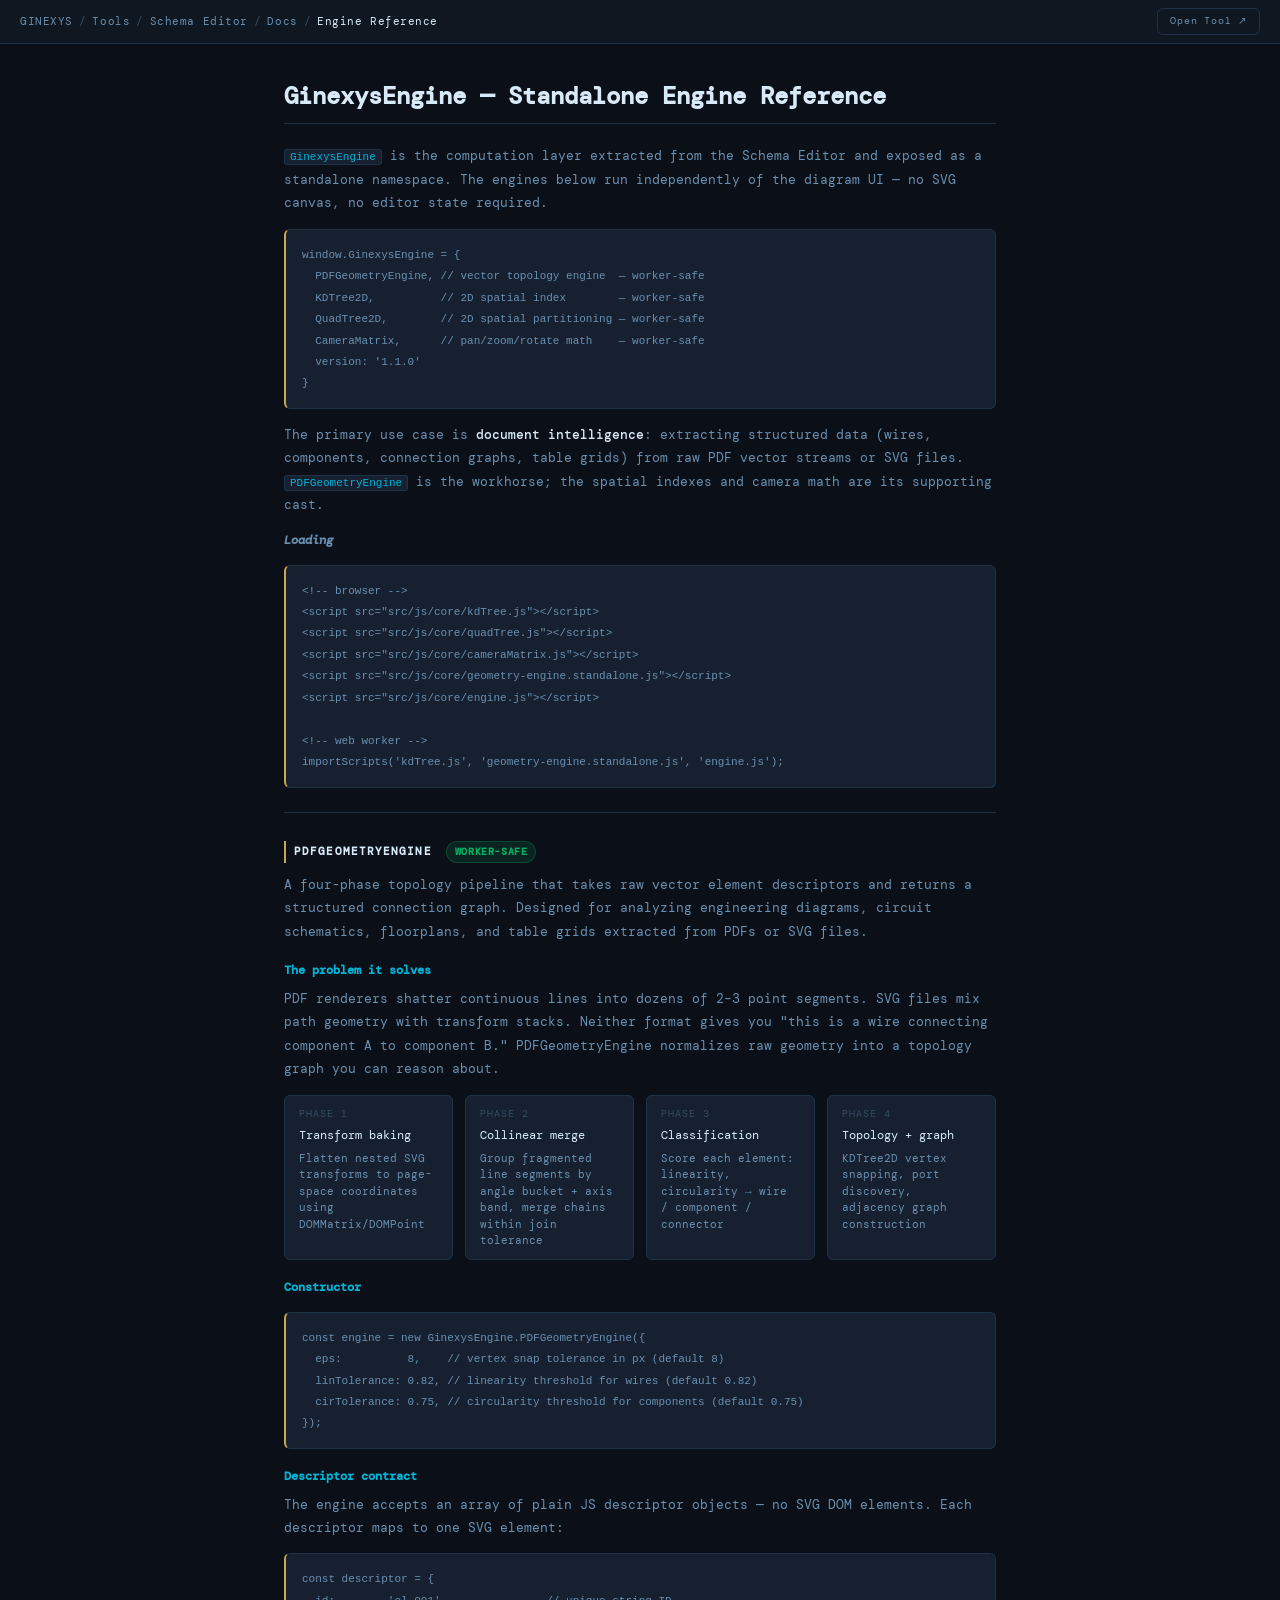
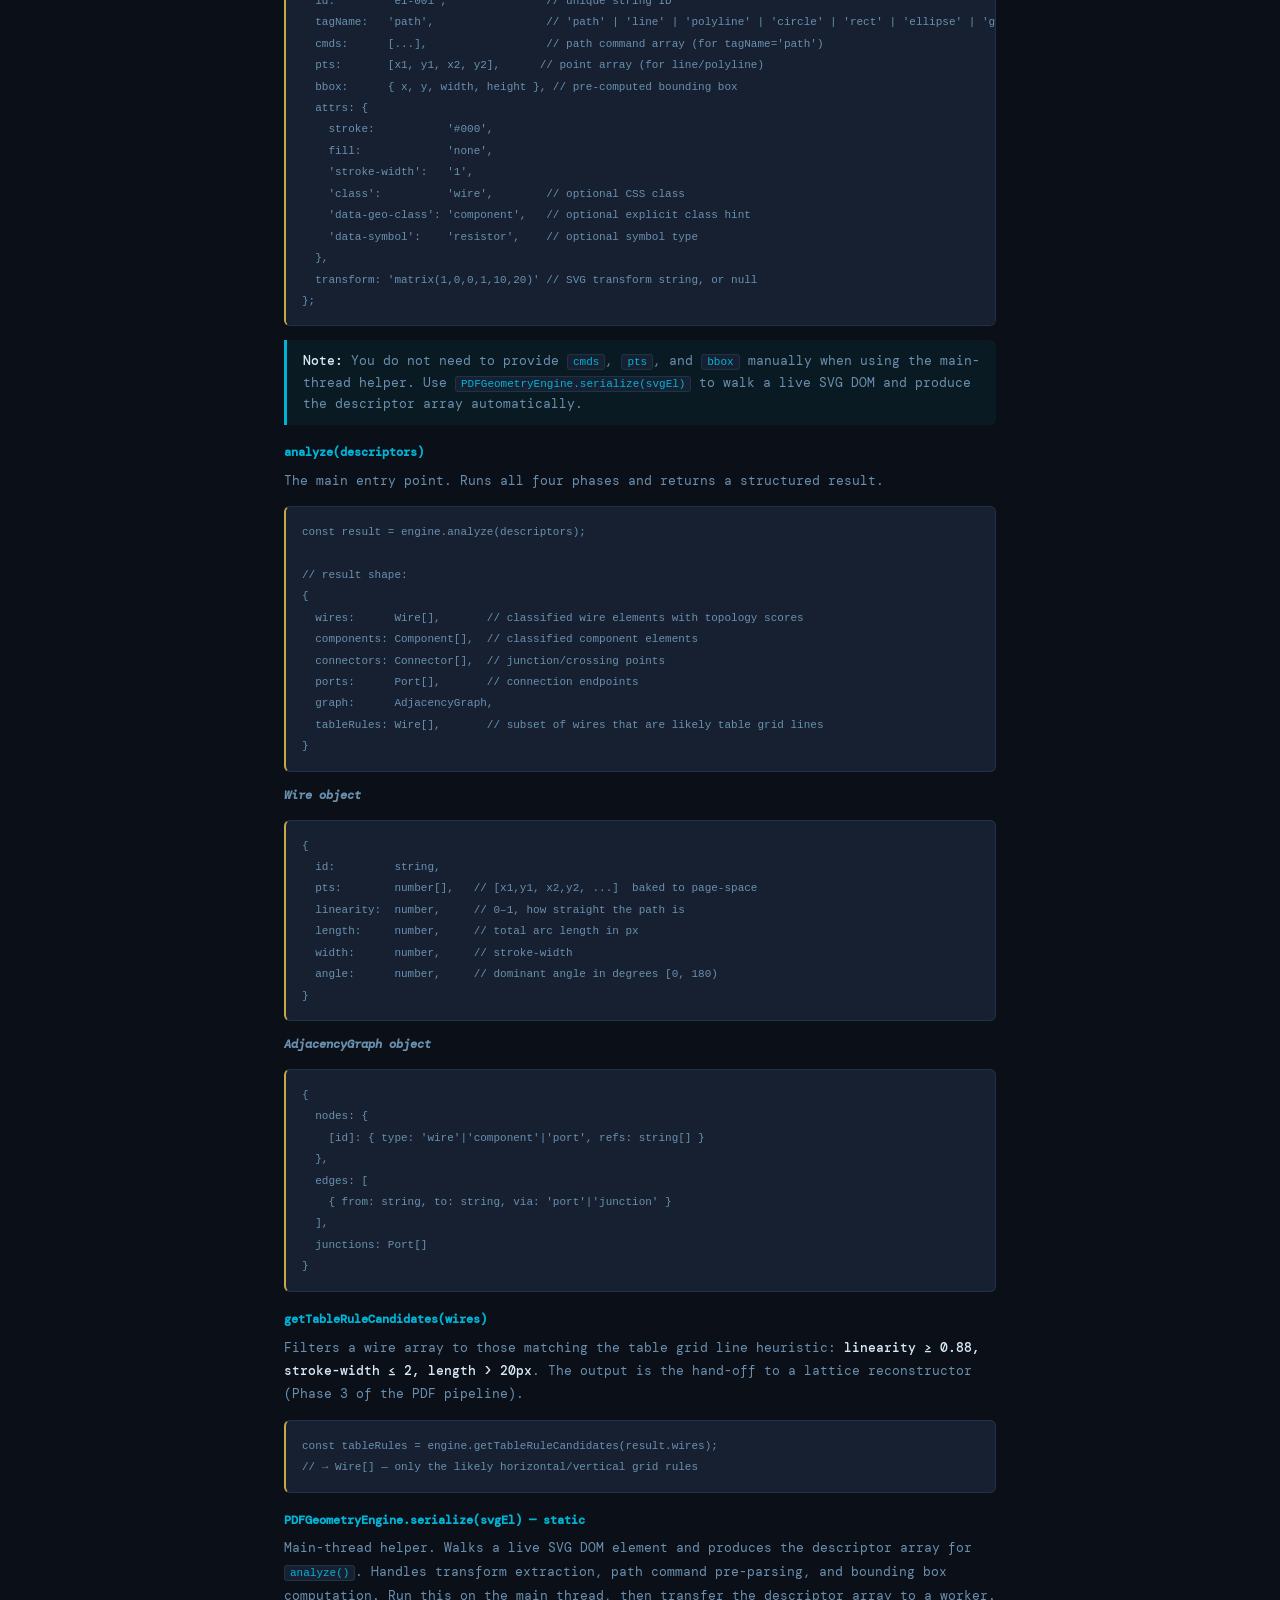
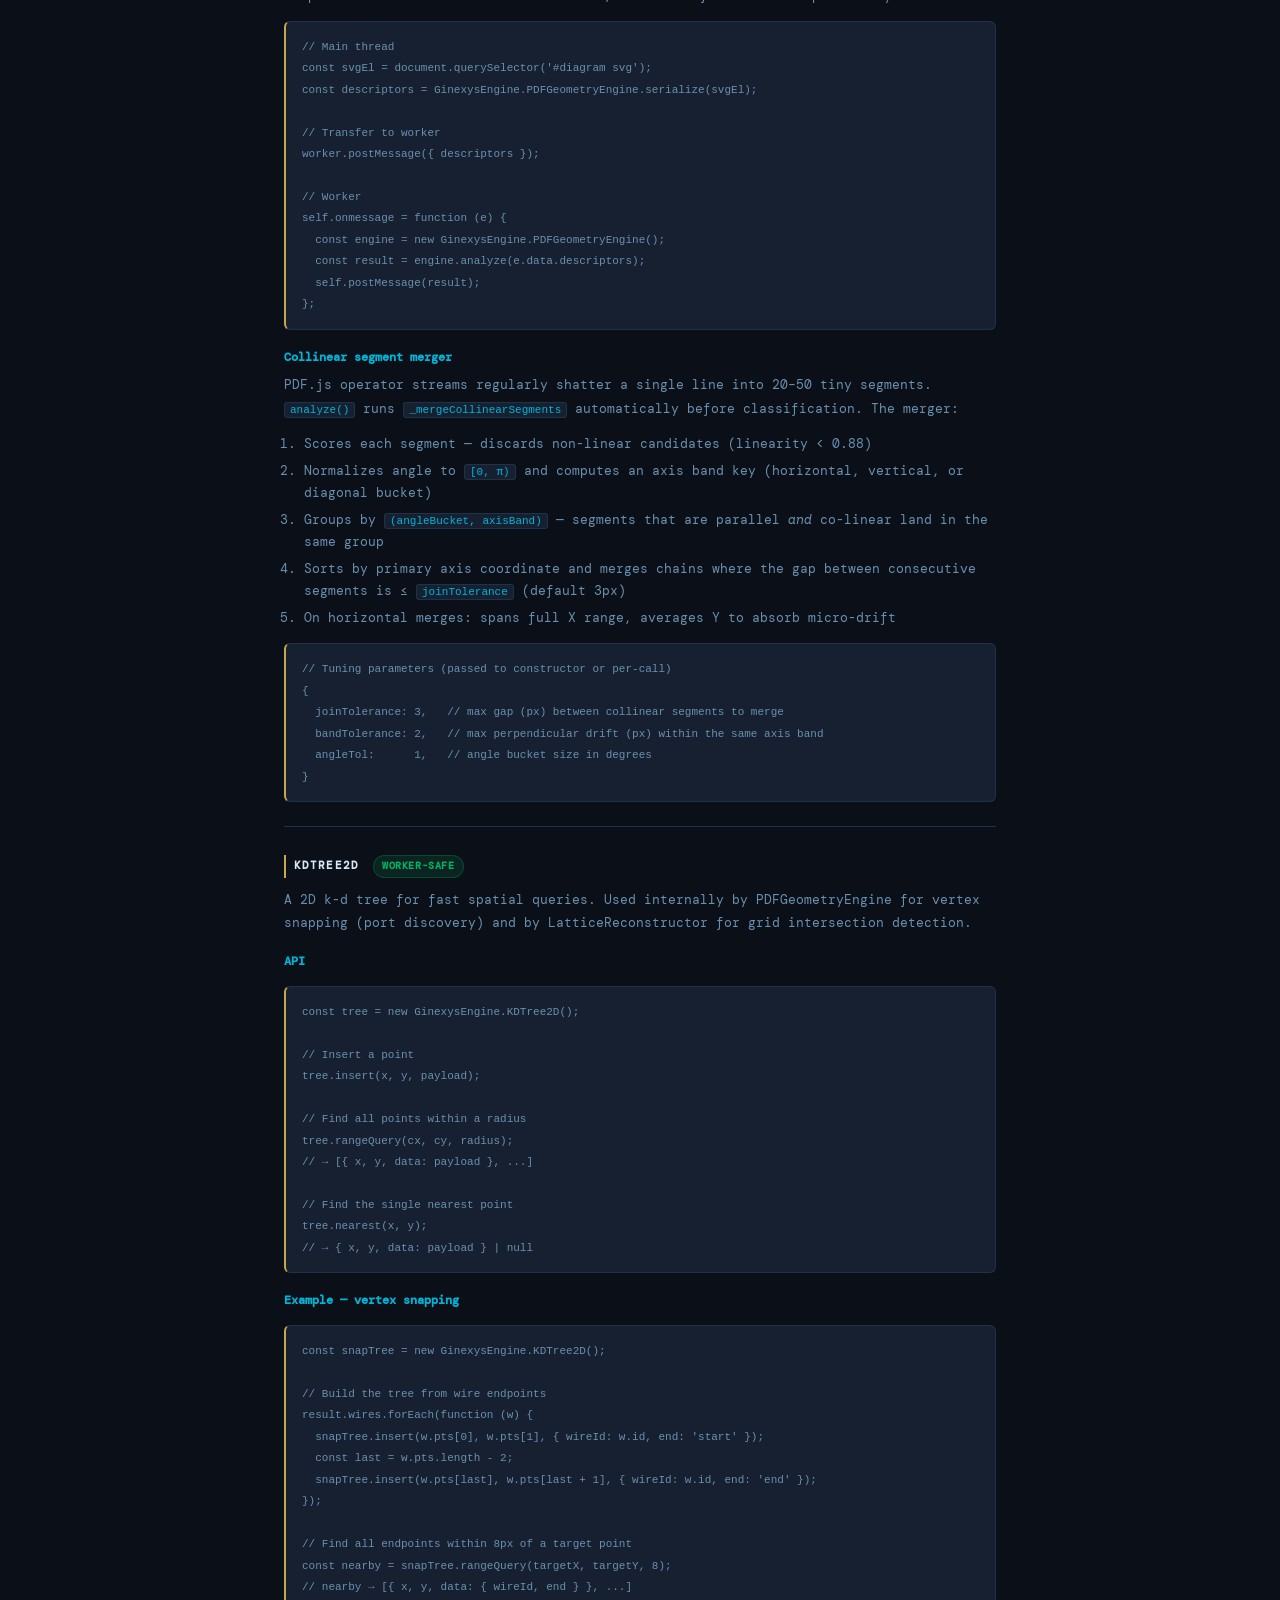
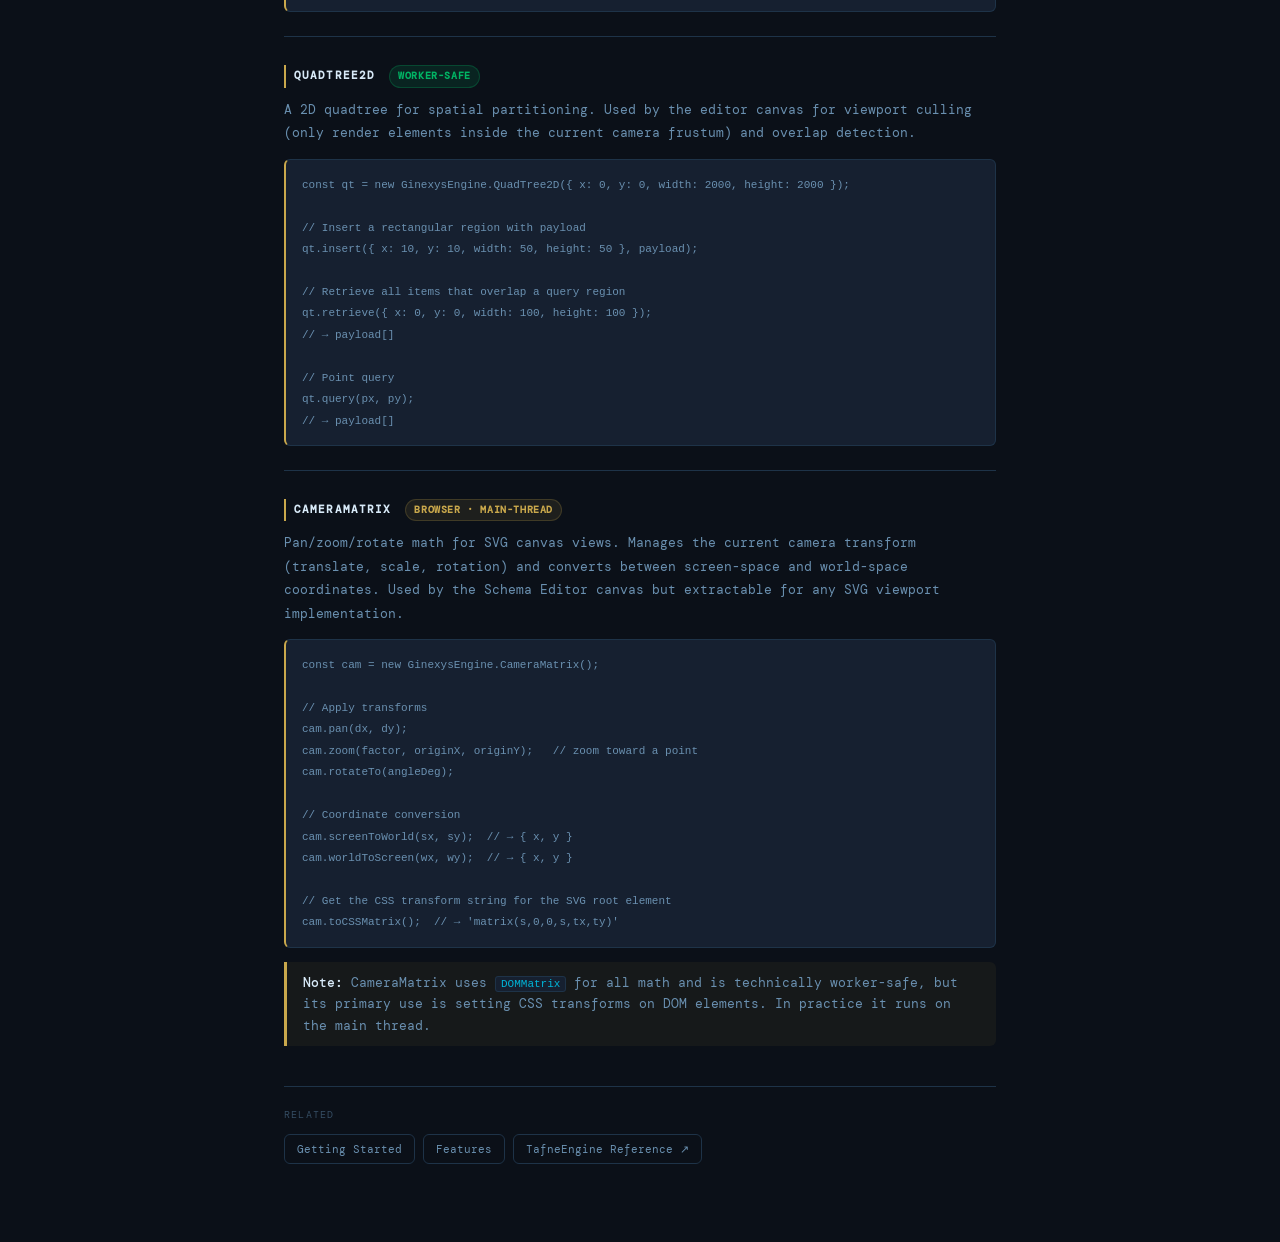
<file: docs/engine/index.html>
<!DOCTYPE html>
<html lang="en">
<head>
<meta charset="UTF-8">
<meta name="viewport" content="width=device-width, initial-scale=1.0">
<title>GinexysEngine — Standalone Engine Reference | GINEXYS</title>
<meta name="description" content="API reference for GinexysEngine: PDFGeometryEngine for vector topology analysis, KDTree2D and QuadTree2D spatial indexes, and CameraMatrix. Worker-safe engines for PDF extraction and diagram analysis.">
<meta name="robots" content="index, follow">
<link rel="canonical" href="https://ginexys.com/tools/schema-editor/docs/engine/">
<meta property="og:type" content="article">
<meta property="og:title" content="GinexysEngine — Standalone Engine Reference | GINEXYS">
<meta property="og:description" content="API reference for GinexysEngine: PDFGeometryEngine, KDTree2D, QuadTree2D, and CameraMatrix.">
<meta property="og:url" content="https://ginexys.com/tools/schema-editor/docs/engine/">
<meta property="og:site_name" content="GINEXYS">
<script type="application/ld+json">
{
  "@context": "https://schema.org",
  "@graph": [
    {
      "@type": "TechArticle",
      "headline": "GinexysEngine — Standalone Engine Reference",
      "description": "API reference for GinexysEngine: PDFGeometryEngine, KDTree2D, QuadTree2D, CameraMatrix.",
      "url": "https://ginexys.com/tools/schema-editor/docs/engine/",
      "isPartOf": {
        "@type": "WebApplication",
        "name": "Schema Editor",
        "url": "https://ginexys.com/tools/schema-editor/"
      },
      "publisher": {
        "@type": "Organization",
        "name": "GINEXYS",
        "url": "https://ginexys.com"
      },
      "dateModified": "2026-05-07"
    },
    {
      "@type": "BreadcrumbList",
      "itemListElement": [
        { "@type": "ListItem", "position": 1, "name": "GINEXYS", "item": "https://ginexys.com/" },
        { "@type": "ListItem", "position": 2, "name": "Tools", "item": "https://ginexys.com/tools/" },
        { "@type": "ListItem", "position": 3, "name": "Schema Editor", "item": "https://ginexys.com/tools/schema-editor/" },
        { "@type": "ListItem", "position": 4, "name": "Docs", "item": "https://ginexys.com/tools/schema-editor/docs/getting-started.html" },
        { "@type": "ListItem", "position": 5, "name": "Engine Reference" }
      ]
    }
  ]
}
</script>
<link rel="preconnect" href="https://fonts.googleapis.com">
<link href="https://fonts.googleapis.com/css2?family=DM+Mono:wght@300;400;500&display=swap" rel="stylesheet">
<style>:root{--bg:#0b1018;--bg-r:#0f1720;--bg-o:#162030;--br:#1e3348;--br-s:#2a4a66;--ac:#c9a84c;--ac2:#00b4d8;--tx:#d8eaf8;--txs:#6a90b0;--txd:#354d63;--radius:6px;}
*,*::before,*::after{box-sizing:border-box;margin:0;padding:0;}
body{background:var(--bg);color:var(--tx);font-family:'DM Mono','Courier New',monospace;font-size:13px;line-height:1.65;}
.gx-nav{height:44px;background:var(--bg-r);border-bottom:1px solid var(--br);display:flex;align-items:center;padding:0 20px;gap:0;position:sticky;top:0;z-index:10;}
.gx-breadcrumb{list-style:none;display:flex;align-items:center;gap:0;flex:1;min-width:0;overflow:hidden;}
.gx-breadcrumb li{display:flex;align-items:center;font-size:11px;letter-spacing:.05em;white-space:nowrap;color:var(--txd);}
.gx-breadcrumb li+li::before{content:'/';margin:0 6px;color:var(--txd);}
.gx-breadcrumb a{color:var(--txs);text-decoration:none;transition:color .15s;}
.gx-breadcrumb a:hover{color:var(--ac);}
.gx-breadcrumb li:last-child{color:var(--tx);overflow:hidden;text-overflow:ellipsis;}
.gx-open-btn{font-size:10px;letter-spacing:.08em;color:var(--txs);text-decoration:none;border:1px solid var(--br);border-radius:var(--radius);padding:4px 12px;white-space:nowrap;transition:border-color .15s,color .15s;flex-shrink:0;}
.gx-open-btn:hover{border-color:var(--ac);color:var(--ac);}
.gx-docs-wrap{max-width:760px;margin:0 auto;padding:36px 24px 80px;}
.gx-docs-content h1{font-size:24px;color:var(--tx);margin-bottom:20px;padding-bottom:12px;border-bottom:1px solid var(--br);line-height:1.3;}
.gx-docs-content h2{font-size:11px;letter-spacing:.1em;text-transform:uppercase;color:var(--tx);margin:28px 0 10px;padding-left:8px;border-left:2px solid var(--ac);}
.gx-docs-content h3{font-size:12px;color:var(--ac2);margin:18px 0 6px;}
.gx-docs-content h4{font-size:12px;color:var(--txs);margin:14px 0 4px;font-style:italic;}
.gx-docs-content p{color:var(--txs);margin-bottom:12px;line-height:1.8;}
.gx-docs-content ul,.gx-docs-content ol{margin:8px 0 14px 20px;color:var(--txs);}
.gx-docs-content li{margin-bottom:5px;line-height:1.7;}
.gx-docs-content strong{color:var(--tx);font-weight:500;}
.gx-docs-content em{color:var(--txs);font-style:italic;}
.gx-docs-content code{background:var(--bg-o);padding:1px 5px;border:1px solid var(--br);font-size:11px;color:var(--ac2);border-radius:3px;}
.gx-docs-content pre{background:var(--bg-o);border:1px solid var(--br);border-left:2px solid var(--ac);padding:14px 16px;margin:14px 0;overflow-x:auto;border-radius:var(--radius);}
.gx-docs-content pre code{background:none;border:none;padding:0;color:var(--txs);font-size:11px;line-height:1.65;}
.gx-docs-content blockquote{border-left:3px solid var(--ac);padding:10px 16px;background:rgba(201,168,76,.06);margin:14px 0;color:var(--txs);border-radius:0 var(--radius) var(--radius) 0;}
.gx-docs-content blockquote.note{border-left-color:var(--ac2);background:rgba(0,180,216,.06);}
.gx-docs-content hr{border:none;border-top:1px solid var(--br);margin:24px 0;}
.gx-docs-content a{color:var(--ac2);text-decoration:none;}
.gx-docs-content a:hover{text-decoration:underline;}
.gx-docs-content .table-wrap{overflow-x:auto;margin:14px 0;}
.gx-docs-content table{width:100%;border-collapse:collapse;font-size:12px;}
.gx-docs-content th{text-align:left;font-size:10px;letter-spacing:.08em;text-transform:uppercase;color:var(--txs);padding:8px 12px;border-bottom:1px solid var(--br);background:var(--bg-o);}
.gx-docs-content td{padding:7px 12px;border-bottom:1px solid var(--br);color:var(--txs);vertical-align:top;}
.gx-docs-related{margin-top:40px;padding-top:20px;border-top:1px solid var(--br);}
.gx-docs-related-label{font-size:10px;letter-spacing:.12em;text-transform:uppercase;color:var(--txd);margin-bottom:10px;}
.gx-link-row{display:flex;flex-wrap:wrap;gap:8px;}
.gx-link-chip{font-size:11px;color:var(--txs);text-decoration:none;border:1px solid var(--br);border-radius:var(--radius);padding:5px 12px;transition:border-color .15s,color .15s;white-space:nowrap;}
.gx-link-chip:hover{border-color:var(--ac2);color:var(--ac2);}
.pill{display:inline-block;font-size:10px;letter-spacing:.06em;padding:2px 8px;border-radius:99px;margin-left:6px;vertical-align:middle;}
.pill-green{background:rgba(0,180,100,.12);color:#00b464;border:1px solid rgba(0,180,100,.25);}
.pill-amber{background:rgba(201,168,76,.1);color:var(--ac);border:1px solid rgba(201,168,76,.2);}
.phase-row{display:flex;gap:12px;margin:14px 0;flex-wrap:wrap;}
.phase-box{flex:1;min-width:140px;background:var(--bg-o);border:1px solid var(--br);border-radius:var(--radius);padding:10px 14px;}
.phase-box .phase-num{font-size:10px;letter-spacing:.1em;color:var(--txd);text-transform:uppercase;margin-bottom:4px;}
.phase-box .phase-name{font-size:12px;color:var(--tx);margin-bottom:4px;}
.phase-box .phase-desc{font-size:11px;color:var(--txs);line-height:1.5;}
</style>
</head>
<body>
<nav class="gx-nav" aria-label="Breadcrumb">
  <ol class="gx-breadcrumb">
    <li><a href="/">GINEXYS</a></li>
    <li><a href="/tools/">Tools</a></li>
    <li><a href="/tools/schema-editor/">Schema Editor</a></li>
    <li><a href="/tools/schema-editor/docs/getting-started.html">Docs</a></li>
    <li aria-current="page">Engine Reference</li>
  </ol>
  <a class="gx-open-btn" href="/tools/schema-editor/">Open Tool ↗</a>
</nav>
<div class="gx-docs-wrap">
  <article class="gx-docs-content">

<h1>GinexysEngine — Standalone Engine Reference</h1>

<p><code>GinexysEngine</code> is the computation layer extracted from the Schema Editor and exposed as a standalone namespace. The engines below run independently of the diagram UI — no SVG canvas, no editor state required.</p>

<pre><code>window.GinexysEngine = {
  PDFGeometryEngine, // vector topology engine  — worker-safe
  KDTree2D,          // 2D spatial index        — worker-safe
  QuadTree2D,        // 2D spatial partitioning — worker-safe
  CameraMatrix,      // pan/zoom/rotate math    — worker-safe
  version: '1.1.0'
}</code></pre>

<p>The primary use case is <strong>document intelligence</strong>: extracting structured data (wires, components, connection graphs, table grids) from raw PDF vector streams or SVG files. <code>PDFGeometryEngine</code> is the workhorse; the spatial indexes and camera math are its supporting cast.</p>

<h4>Loading</h4>
<pre><code>&lt;!-- browser --&gt;
&lt;script src="src/js/core/kdTree.js"&gt;&lt;/script&gt;
&lt;script src="src/js/core/quadTree.js"&gt;&lt;/script&gt;
&lt;script src="src/js/core/cameraMatrix.js"&gt;&lt;/script&gt;
&lt;script src="src/js/core/geometry-engine.standalone.js"&gt;&lt;/script&gt;
&lt;script src="src/js/core/engine.js"&gt;&lt;/script&gt;

&lt;!-- web worker --&gt;
importScripts('kdTree.js', 'geometry-engine.standalone.js', 'engine.js');</code></pre>

<hr>

<h2 id="pdf-geometry-engine">PDFGeometryEngine <span class="pill pill-green">worker-safe</span></h2>

<p>A four-phase topology pipeline that takes raw vector element descriptors and returns a structured connection graph. Designed for analyzing engineering diagrams, circuit schematics, floorplans, and table grids extracted from PDFs or SVG files.</p>

<h3>The problem it solves</h3>
<p>PDF renderers shatter continuous lines into dozens of 2–3 point segments. SVG files mix path geometry with transform stacks. Neither format gives you "this is a wire connecting component A to component B." PDFGeometryEngine normalizes raw geometry into a topology graph you can reason about.</p>

<div class="phase-row">
  <div class="phase-box"><div class="phase-num">Phase 1</div><div class="phase-name">Transform baking</div><div class="phase-desc">Flatten nested SVG transforms to page-space coordinates using DOMMatrix/DOMPoint</div></div>
  <div class="phase-box"><div class="phase-num">Phase 2</div><div class="phase-name">Collinear merge</div><div class="phase-desc">Group fragmented line segments by angle bucket + axis band, merge chains within join tolerance</div></div>
  <div class="phase-box"><div class="phase-num">Phase 3</div><div class="phase-name">Classification</div><div class="phase-desc">Score each element: linearity, circularity → wire / component / connector</div></div>
  <div class="phase-box"><div class="phase-num">Phase 4</div><div class="phase-name">Topology + graph</div><div class="phase-desc">KDTree2D vertex snapping, port discovery, adjacency graph construction</div></div>
</div>

<h3>Constructor</h3>
<pre><code>const engine = new GinexysEngine.PDFGeometryEngine({
  eps:          8,    // vertex snap tolerance in px (default 8)
  linTolerance: 0.82, // linearity threshold for wires (default 0.82)
  cirTolerance: 0.75, // circularity threshold for components (default 0.75)
});</code></pre>

<h3>Descriptor contract</h3>
<p>The engine accepts an array of plain JS descriptor objects — no SVG DOM elements. Each descriptor maps to one SVG element:</p>
<pre><code>const descriptor = {
  id:        'el-001',               // unique string ID
  tagName:   'path',                 // 'path' | 'line' | 'polyline' | 'circle' | 'rect' | 'ellipse' | 'g'
  cmds:      [...],                  // path command array (for tagName='path')
  pts:       [x1, y1, x2, y2],      // point array (for line/polyline)
  bbox:      { x, y, width, height }, // pre-computed bounding box
  attrs: {
    stroke:           '#000',
    fill:             'none',
    'stroke-width':   '1',
    'class':          'wire',        // optional CSS class
    'data-geo-class': 'component',   // optional explicit class hint
    'data-symbol':    'resistor',    // optional symbol type
  },
  transform: 'matrix(1,0,0,1,10,20)' // SVG transform string, or null
};</code></pre>

<blockquote class="note"><strong>Note:</strong> You do not need to provide <code>cmds</code>, <code>pts</code>, and <code>bbox</code> manually when using the main-thread helper. Use <code>PDFGeometryEngine.serialize(svgEl)</code> to walk a live SVG DOM and produce the descriptor array automatically.</blockquote>

<h3>analyze(descriptors)</h3>
<p>The main entry point. Runs all four phases and returns a structured result.</p>
<pre><code>const result = engine.analyze(descriptors);

// result shape:
{
  wires:      Wire[],       // classified wire elements with topology scores
  components: Component[],  // classified component elements
  connectors: Connector[],  // junction/crossing points
  ports:      Port[],       // connection endpoints
  graph:      AdjacencyGraph,
  tableRules: Wire[],       // subset of wires that are likely table grid lines
}</code></pre>

<h4>Wire object</h4>
<pre><code>{
  id:         string,
  pts:        number[],   // [x1,y1, x2,y2, ...]  baked to page-space
  linearity:  number,     // 0–1, how straight the path is
  length:     number,     // total arc length in px
  width:      number,     // stroke-width
  angle:      number,     // dominant angle in degrees [0, 180)
}</code></pre>

<h4>AdjacencyGraph object</h4>
<pre><code>{
  nodes: {
    [id]: { type: 'wire'|'component'|'port', refs: string[] }
  },
  edges: [
    { from: string, to: string, via: 'port'|'junction' }
  ],
  junctions: Port[]
}</code></pre>

<h3>getTableRuleCandidates(wires)</h3>
<p>Filters a wire array to those matching the table grid line heuristic: <strong>linearity ≥ 0.88, stroke-width ≤ 2, length > 20px</strong>. The output is the hand-off to a lattice reconstructor (Phase 3 of the PDF pipeline).</p>
<pre><code>const tableRules = engine.getTableRuleCandidates(result.wires);
// → Wire[] — only the likely horizontal/vertical grid rules</code></pre>

<h3>PDFGeometryEngine.serialize(svgEl) — static</h3>
<p>Main-thread helper. Walks a live SVG DOM element and produces the descriptor array for <code>analyze()</code>. Handles transform extraction, path command pre-parsing, and bounding box computation. Run this on the main thread, then transfer the descriptor array to a worker.</p>
<pre><code>// Main thread
const svgEl = document.querySelector('#diagram svg');
const descriptors = GinexysEngine.PDFGeometryEngine.serialize(svgEl);

// Transfer to worker
worker.postMessage({ descriptors });

// Worker
self.onmessage = function (e) {
  const engine = new GinexysEngine.PDFGeometryEngine();
  const result = engine.analyze(e.data.descriptors);
  self.postMessage(result);
};</code></pre>

<h3>Collinear segment merger</h3>
<p>PDF.js operator streams regularly shatter a single line into 20–50 tiny segments. <code>analyze()</code> runs <code>_mergeCollinearSegments</code> automatically before classification. The merger:</p>
<ol>
  <li>Scores each segment — discards non-linear candidates (linearity &lt; 0.88)</li>
  <li>Normalizes angle to <code>[0, π)</code> and computes an axis band key (horizontal, vertical, or diagonal bucket)</li>
  <li>Groups by <code>(angleBucket, axisBand)</code> — segments that are parallel <em>and</em> co-linear land in the same group</li>
  <li>Sorts by primary axis coordinate and merges chains where the gap between consecutive segments is ≤ <code>joinTolerance</code> (default 3px)</li>
  <li>On horizontal merges: spans full X range, averages Y to absorb micro-drift</li>
</ol>
<pre><code>// Tuning parameters (passed to constructor or per-call)
{
  joinTolerance: 3,   // max gap (px) between collinear segments to merge
  bandTolerance: 2,   // max perpendicular drift (px) within the same axis band
  angleTol:      1,   // angle bucket size in degrees
}</code></pre>

<hr>

<h2 id="kdtree2d">KDTree2D <span class="pill pill-green">worker-safe</span></h2>

<p>A 2D k-d tree for fast spatial queries. Used internally by PDFGeometryEngine for vertex snapping (port discovery) and by LatticeReconstructor for grid intersection detection.</p>

<h3>API</h3>
<pre><code>const tree = new GinexysEngine.KDTree2D();

// Insert a point
tree.insert(x, y, payload);

// Find all points within a radius
tree.rangeQuery(cx, cy, radius);
// → [{ x, y, data: payload }, ...]

// Find the single nearest point
tree.nearest(x, y);
// → { x, y, data: payload } | null</code></pre>

<h3>Example — vertex snapping</h3>
<pre><code>const snapTree = new GinexysEngine.KDTree2D();

// Build the tree from wire endpoints
result.wires.forEach(function (w) {
  snapTree.insert(w.pts[0], w.pts[1], { wireId: w.id, end: 'start' });
  const last = w.pts.length - 2;
  snapTree.insert(w.pts[last], w.pts[last + 1], { wireId: w.id, end: 'end' });
});

// Find all endpoints within 8px of a target point
const nearby = snapTree.rangeQuery(targetX, targetY, 8);
// nearby → [{ x, y, data: { wireId, end } }, ...]</code></pre>

<hr>

<h2 id="quadtree2d">QuadTree2D <span class="pill pill-green">worker-safe</span></h2>

<p>A 2D quadtree for spatial partitioning. Used by the editor canvas for viewport culling (only render elements inside the current camera frustum) and overlap detection.</p>

<pre><code>const qt = new GinexysEngine.QuadTree2D({ x: 0, y: 0, width: 2000, height: 2000 });

// Insert a rectangular region with payload
qt.insert({ x: 10, y: 10, width: 50, height: 50 }, payload);

// Retrieve all items that overlap a query region
qt.retrieve({ x: 0, y: 0, width: 100, height: 100 });
// → payload[]

// Point query
qt.query(px, py);
// → payload[]</code></pre>

<hr>

<h2 id="camera-matrix">CameraMatrix <span class="pill pill-amber">browser · main-thread</span></h2>

<p>Pan/zoom/rotate math for SVG canvas views. Manages the current camera transform (translate, scale, rotation) and converts between screen-space and world-space coordinates. Used by the Schema Editor canvas but extractable for any SVG viewport implementation.</p>

<pre><code>const cam = new GinexysEngine.CameraMatrix();

// Apply transforms
cam.pan(dx, dy);
cam.zoom(factor, originX, originY);   // zoom toward a point
cam.rotateTo(angleDeg);

// Coordinate conversion
cam.screenToWorld(sx, sy);  // → { x, y }
cam.worldToScreen(wx, wy);  // → { x, y }

// Get the CSS transform string for the SVG root element
cam.toCSSMatrix();  // → 'matrix(s,0,0,s,tx,ty)'</code></pre>

<blockquote><strong>Note:</strong> CameraMatrix uses <code>DOMMatrix</code> for all math and is technically worker-safe, but its primary use is setting CSS transforms on DOM elements. In practice it runs on the main thread.</blockquote>

  </article>

  <div class="gx-docs-related">
    <div class="gx-docs-related-label">Related</div>
    <div class="gx-link-row">
      <a class="gx-link-chip" href="/tools/schema-editor/docs/getting-started.html">Getting Started</a>
      <a class="gx-link-chip" href="/tools/schema-editor/docs/features/">Features</a>
      <a class="gx-link-chip" href="/tools/table-formatter/docs/engine/">TafneEngine Reference ↗</a>
    </div>
  </div>
</div>
</body>
</html>
</file>
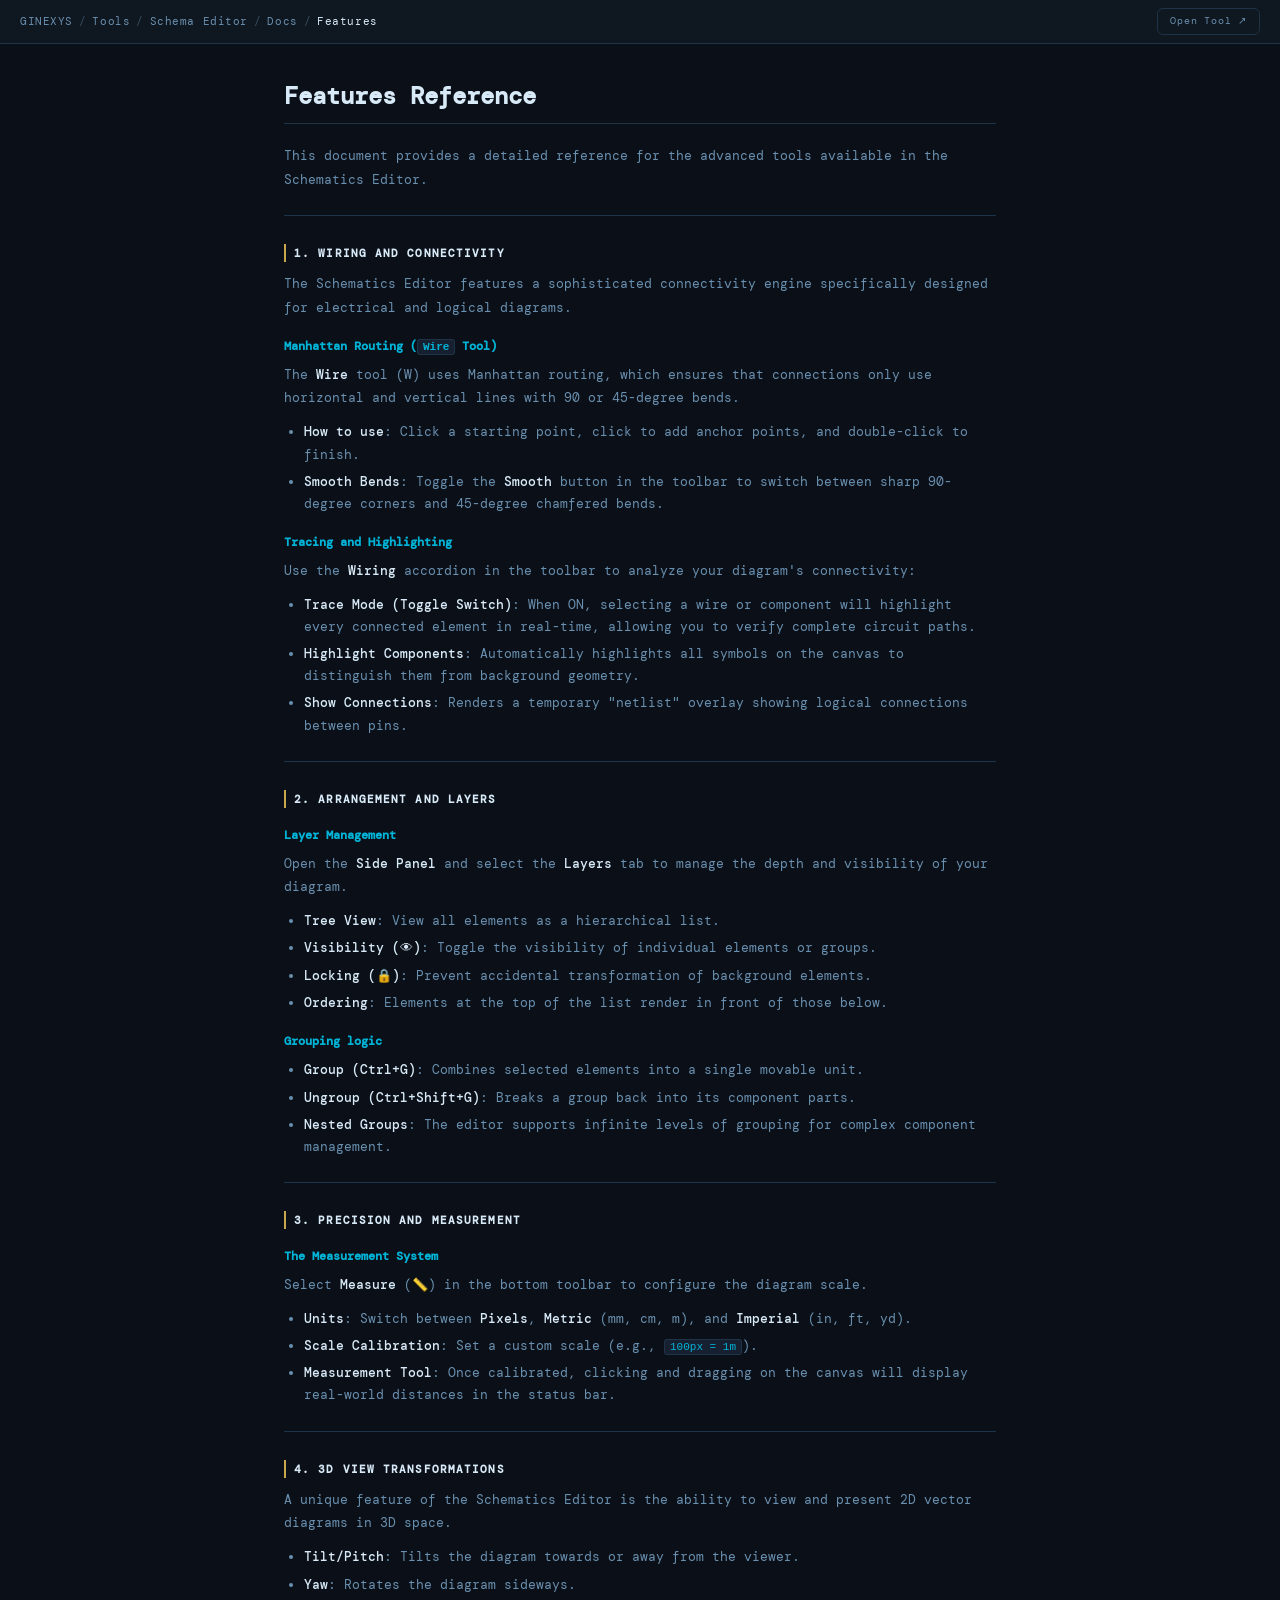
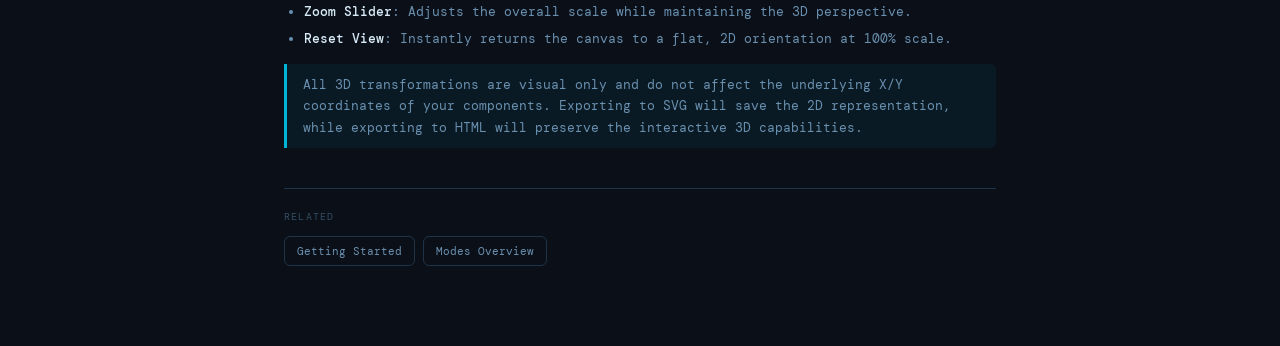
<file: docs/features/index.html>
<!DOCTYPE html>
<html lang="en">
<head>
<meta charset="UTF-8">
<meta name="viewport" content="width=device-width, initial-scale=1.0">
<title>Schema Editor Features — Wiring, Layers, Precision & Measurement | GINEXYS</title>
<meta name="description" content="Detailed feature reference for GINEXYS Schema Editor: Manhattan routing, trace and highlight tools, layer management, grouping, precision snap, and measurement tools.">
<meta name="robots" content="index, follow">
<link rel="canonical" href="https://ginexys.com/tools/schema-editor/docs/features/">
<meta property="og:type" content="article">
<meta property="og:title" content="Schema Editor Features — Wiring, Layers, Precision & Measurement | GINEXYS">
<meta property="og:description" content="Detailed feature reference for GINEXYS Schema Editor: Manhattan routing, trace and highlight tools, layer management, grouping, precision snap, and measurement tools.">
<meta property="og:url" content="https://ginexys.com/tools/schema-editor/docs/features/">
<meta property="og:site_name" content="GINEXYS">
<script type="application/ld+json">
{
  "@context": "https://schema.org",
  "@graph": [
    {
      "@type": "TechArticle",
      "headline": "Schema Editor Features — Wiring, Layers, Precision & Measurement",
      "description": "Detailed feature reference for GINEXYS Schema Editor: Manhattan routing, trace and highlight tools, layer management, grouping, precision snap, and measurement tools.",
      "url": "https://ginexys.com/tools/schema-editor/docs/features/",
      "isPartOf": {
        "@type": "WebApplication",
        "name": "Schema Editor",
        "url": "https://ginexys.com/tools/schema-editor/"
      },
      "publisher": {
        "@type": "Organization",
        "name": "GINEXYS",
        "url": "https://ginexys.com"
      },
      "dateModified": "2026-05-11"
    },
    {
      "@type": "BreadcrumbList",
      "itemListElement": [
        {
          "@type": "ListItem",
          "position": 1,
          "name": "GINEXYS",
          "item": "https://ginexys.com/"
        },
        {
          "@type": "ListItem",
          "position": 2,
          "name": "Tools",
          "item": "https://ginexys.com/tools/"
        },
        {
          "@type": "ListItem",
          "position": 3,
          "name": "Schema Editor",
          "item": "https://ginexys.com/tools/schema-editor/"
        },
        {
          "@type": "ListItem",
          "position": 4,
          "name": "Docs",
          "item": "https://ginexys.com/tools/schema-editor/docs/getting-started.html"
        },
        {
          "@type": "ListItem",
          "position": 5,
          "name": "Features"
        }
      ]
    }
  ]
}
</script>
<link rel="preconnect" href="https://fonts.googleapis.com">
<link href="https://fonts.googleapis.com/css2?family=DM+Mono:wght@300;400;500&display=swap" rel="stylesheet">
<style>:root { --bg:#0b1018;--bg-r:#0f1720;--bg-o:#162030;--br:#1e3348;--br-s:#2a4a66;--ac:#c9a84c;--ac2:#00b4d8;--tx:#d8eaf8;--txs:#6a90b0;--txd:#354d63;--radius:6px; }
  *,*::before,*::after{box-sizing:border-box;margin:0;padding:0;}
  body{background:var(--bg);color:var(--tx);font-family:'DM Mono','Courier New',monospace;font-size:13px;line-height:1.65;}
  .gx-nav{height:44px;background:var(--bg-r);border-bottom:1px solid var(--br);display:flex;align-items:center;padding:0 20px;gap:0;position:sticky;top:0;z-index:10;}
  .gx-breadcrumb{list-style:none;display:flex;align-items:center;gap:0;flex:1;min-width:0;overflow:hidden;}
  .gx-breadcrumb li{display:flex;align-items:center;font-size:11px;letter-spacing:.05em;white-space:nowrap;color:var(--txd);}
  .gx-breadcrumb li+li::before{content:'/';margin:0 6px;color:var(--txd);}
  .gx-breadcrumb a{color:var(--txs);text-decoration:none;transition:color .15s;}
  .gx-breadcrumb a:hover{color:var(--ac);}
  .gx-breadcrumb li:last-child{color:var(--tx);overflow:hidden;text-overflow:ellipsis;}
  .gx-open-btn{font-size:10px;letter-spacing:.08em;color:var(--txs);text-decoration:none;border:1px solid var(--br);border-radius:var(--radius);padding:4px 12px;white-space:nowrap;transition:border-color .15s,color .15s;flex-shrink:0;}
  .gx-open-btn:hover{border-color:var(--ac);color:var(--ac);}
  .gx-docs-wrap{max-width:760px;margin:0 auto;padding:36px 24px 80px;}
  .gx-docs-content h1{font-size:24px;color:var(--tx);margin-bottom:20px;padding-bottom:12px;border-bottom:1px solid var(--br);line-height:1.3;}
  .gx-docs-content h2{font-size:11px;letter-spacing:.1em;text-transform:uppercase;color:var(--tx);margin:28px 0 10px;padding-left:8px;border-left:2px solid var(--ac);}
  .gx-docs-content h3{font-size:12px;color:var(--ac2);margin:18px 0 6px;}
  .gx-docs-content h4{font-size:12px;color:var(--txs);margin:14px 0 4px;font-style:italic;}
  .gx-docs-content p{color:var(--txs);margin-bottom:12px;line-height:1.8;}
  .gx-docs-content ul,.gx-docs-content ol{margin:8px 0 14px 20px;color:var(--txs);}
  .gx-docs-content li{margin-bottom:5px;line-height:1.7;}
  .gx-docs-content strong{color:var(--tx);font-weight:500;}
  .gx-docs-content em{color:var(--txs);font-style:italic;}
  .gx-docs-content code{background:var(--bg-o);padding:1px 5px;border:1px solid var(--br);font-size:11px;color:var(--ac2);border-radius:3px;}
  .gx-docs-content pre{background:var(--bg-o);border:1px solid var(--br);border-left:2px solid var(--ac);padding:14px 16px;margin:14px 0;overflow-x:auto;border-radius:var(--radius);}
  .gx-docs-content pre code{background:none;border:none;padding:0;color:var(--txs);font-size:11px;line-height:1.65;}
  .gx-docs-content blockquote{border-left:3px solid var(--ac);padding:10px 16px;background:rgba(201,168,76,.06);margin:14px 0;color:var(--txs);border-radius:0 var(--radius) var(--radius) 0;}
  .gx-docs-content blockquote.note{border-left-color:var(--ac2);background:rgba(0,180,216,.06);}
  .gx-docs-content hr{border:none;border-top:1px solid var(--br);margin:24px 0;}
  .gx-docs-content a{color:var(--ac2);text-decoration:none;}
  .gx-docs-content a:hover{text-decoration:underline;}
  .gx-docs-content img{width:100%;border-radius:var(--radius);margin:12px 0;display:block;}
  .gx-docs-content .table-wrap{overflow-x:auto;margin:14px 0;}
  .gx-docs-content table{width:100%;border-collapse:collapse;font-size:12px;}
  .gx-docs-content th{text-align:left;font-size:10px;letter-spacing:.08em;text-transform:uppercase;color:var(--txs);padding:8px 12px;border-bottom:1px solid var(--br);background:var(--bg-o);}
  .gx-docs-content td{padding:7px 12px;border-bottom:1px solid var(--br);color:var(--txs);vertical-align:top;}
  .gx-docs-related{margin-top:40px;padding-top:20px;border-top:1px solid var(--br);}
  .gx-docs-related-label{font-size:10px;letter-spacing:.12em;text-transform:uppercase;color:var(--txd);margin-bottom:10px;}
  .gx-link-row{display:flex;flex-wrap:wrap;gap:8px;}
  .gx-link-chip{font-size:11px;color:var(--txs);text-decoration:none;border:1px solid var(--br);border-radius:var(--radius);padding:5px 12px;transition:border-color .15s,color .15s;white-space:nowrap;}
  .gx-link-chip:hover{border-color:var(--ac2);color:var(--ac2);}</style>
</head>
<body>
<nav class="gx-nav" aria-label="Breadcrumb">
  <ol class="gx-breadcrumb"><li><a href="/">GINEXYS</a></li><li><a href="/tools/">Tools</a></li><li><a href="/tools/schema-editor/">Schema Editor</a></li><li><a href="/tools/schema-editor/docs/getting-started.html">Docs</a></li><li aria-current="page">Features</li></ol>
  <a class="gx-open-btn" href="/tools/schema-editor/">Open Tool ↗</a>
</nav>
<div class="gx-docs-wrap">
  <article class="gx-docs-content"><h1 id="features-reference">Features Reference</h1>
<p>This document provides a detailed reference for the advanced tools available in the Schematics Editor.</p>
<hr>
<h2 id="1-wiring-and-connectivity">1. Wiring and Connectivity</h2>
<p>The Schematics Editor features a sophisticated connectivity engine specifically designed for electrical and logical diagrams.</p>
<h3 id="manhattan-routing-wire-tool">Manhattan Routing (<code>Wire</code> Tool)</h3>
<p>The <strong>Wire</strong> tool (W) uses Manhattan routing, which ensures that connections only use horizontal and vertical lines with 90 or 45-degree bends.</p>
<ul><li><strong>How to use</strong>: Click a starting point, click to add anchor points, and double-click to finish.</li>
<li><strong>Smooth Bends</strong>: Toggle the <strong>Smooth</strong> button in the toolbar to switch between sharp 90-degree corners and 45-degree chamfered bends.</li></ul>
<h3 id="tracing-and-highlighting">Tracing and Highlighting</h3>
<p>Use the <strong>Wiring</strong> accordion in the toolbar to analyze your diagram's connectivity:</p>
<ul><li><strong>Trace Mode (Toggle Switch)</strong>: When ON, selecting a wire or component will highlight every connected element in real-time, allowing you to verify complete circuit paths.</li>
<li><strong>Highlight Components</strong>: Automatically highlights all symbols on the canvas to distinguish them from background geometry.</li>
<li><strong>Show Connections</strong>: Renders a temporary "netlist" overlay showing logical connections between pins.</li></ul>
<hr>
<h2 id="2-arrangement-and-layers">2. Arrangement and Layers</h2>
<h3 id="layer-management">Layer Management</h3>
<p>Open the <strong>Side Panel</strong> and select the <strong>Layers</strong> tab to manage the depth and visibility of your diagram.</p>
<ul><li><strong>Tree View</strong>: View all elements as a hierarchical list.</li>
<li><strong>Visibility (👁)</strong>: Toggle the visibility of individual elements or groups.</li>
<li><strong>Locking (🔒)</strong>: Prevent accidental transformation of background elements.</li>
<li><strong>Ordering</strong>: Elements at the top of the list render in front of those below.</li></ul>
<h3 id="grouping-logic">Grouping logic</h3>
<ul><li><strong>Group (Ctrl+G)</strong>: Combines selected elements into a single movable unit.</li>
<li><strong>Ungroup (Ctrl+Shift+G)</strong>: Breaks a group back into its component parts.</li>
<li><strong>Nested Groups</strong>: The editor supports infinite levels of grouping for complex component management.</li></ul>
<hr>
<h2 id="3-precision-and-measurement">3. Precision and Measurement</h2>
<h3 id="the-measurement-system">The Measurement System</h3>
<p>Select <strong>Measure</strong> (📏) in the bottom toolbar to configure the diagram scale.</p>
<ul><li><strong>Units</strong>: Switch between <strong>Pixels</strong>, <strong>Metric</strong> (mm, cm, m), and <strong>Imperial</strong> (in, ft, yd).</li>
<li><strong>Scale Calibration</strong>: Set a custom scale (e.g., <code>100px = 1m</code>).</li>
<li><strong>Measurement Tool</strong>: Once calibrated, clicking and dragging on the canvas will display real-world distances in the status bar.</li></ul>
<hr>
<h2 id="4-3d-view-transformations">4. 3D View Transformations</h2>
<p>A unique feature of the Schematics Editor is the ability to view and present 2D vector diagrams in 3D space.</p>
<ul><li><strong>Tilt/Pitch</strong>: Tilts the diagram towards or away from the viewer.</li>
<li><strong>Yaw</strong>: Rotates the diagram sideways.</li>
<li><strong>Zoom Slider</strong>: Adjusts the overall scale while maintaining the 3D perspective.</li>
<li><strong>Reset View</strong>: Instantly returns the canvas to a flat, 2D orientation at 100% scale.</li></ul>
<blockquote class="note note">All 3D transformations are visual only and do not affect the underlying X/Y coordinates of your components. Exporting to SVG will save the 2D representation, while exporting to HTML will preserve the interactive 3D capabilities.</blockquote></article>
  <aside class="gx-docs-related">
    <p class="gx-docs-related-label">Related</p>
    <div class="gx-link-row"><a class="gx-link-chip" href="/tools/schema-editor/docs/getting-started.html">Getting Started</a>
      <a class="gx-link-chip" href="/tools/schema-editor/docs/modes/">Modes Overview</a></div>
  </aside>
</div>
</body>
</html>
</file>
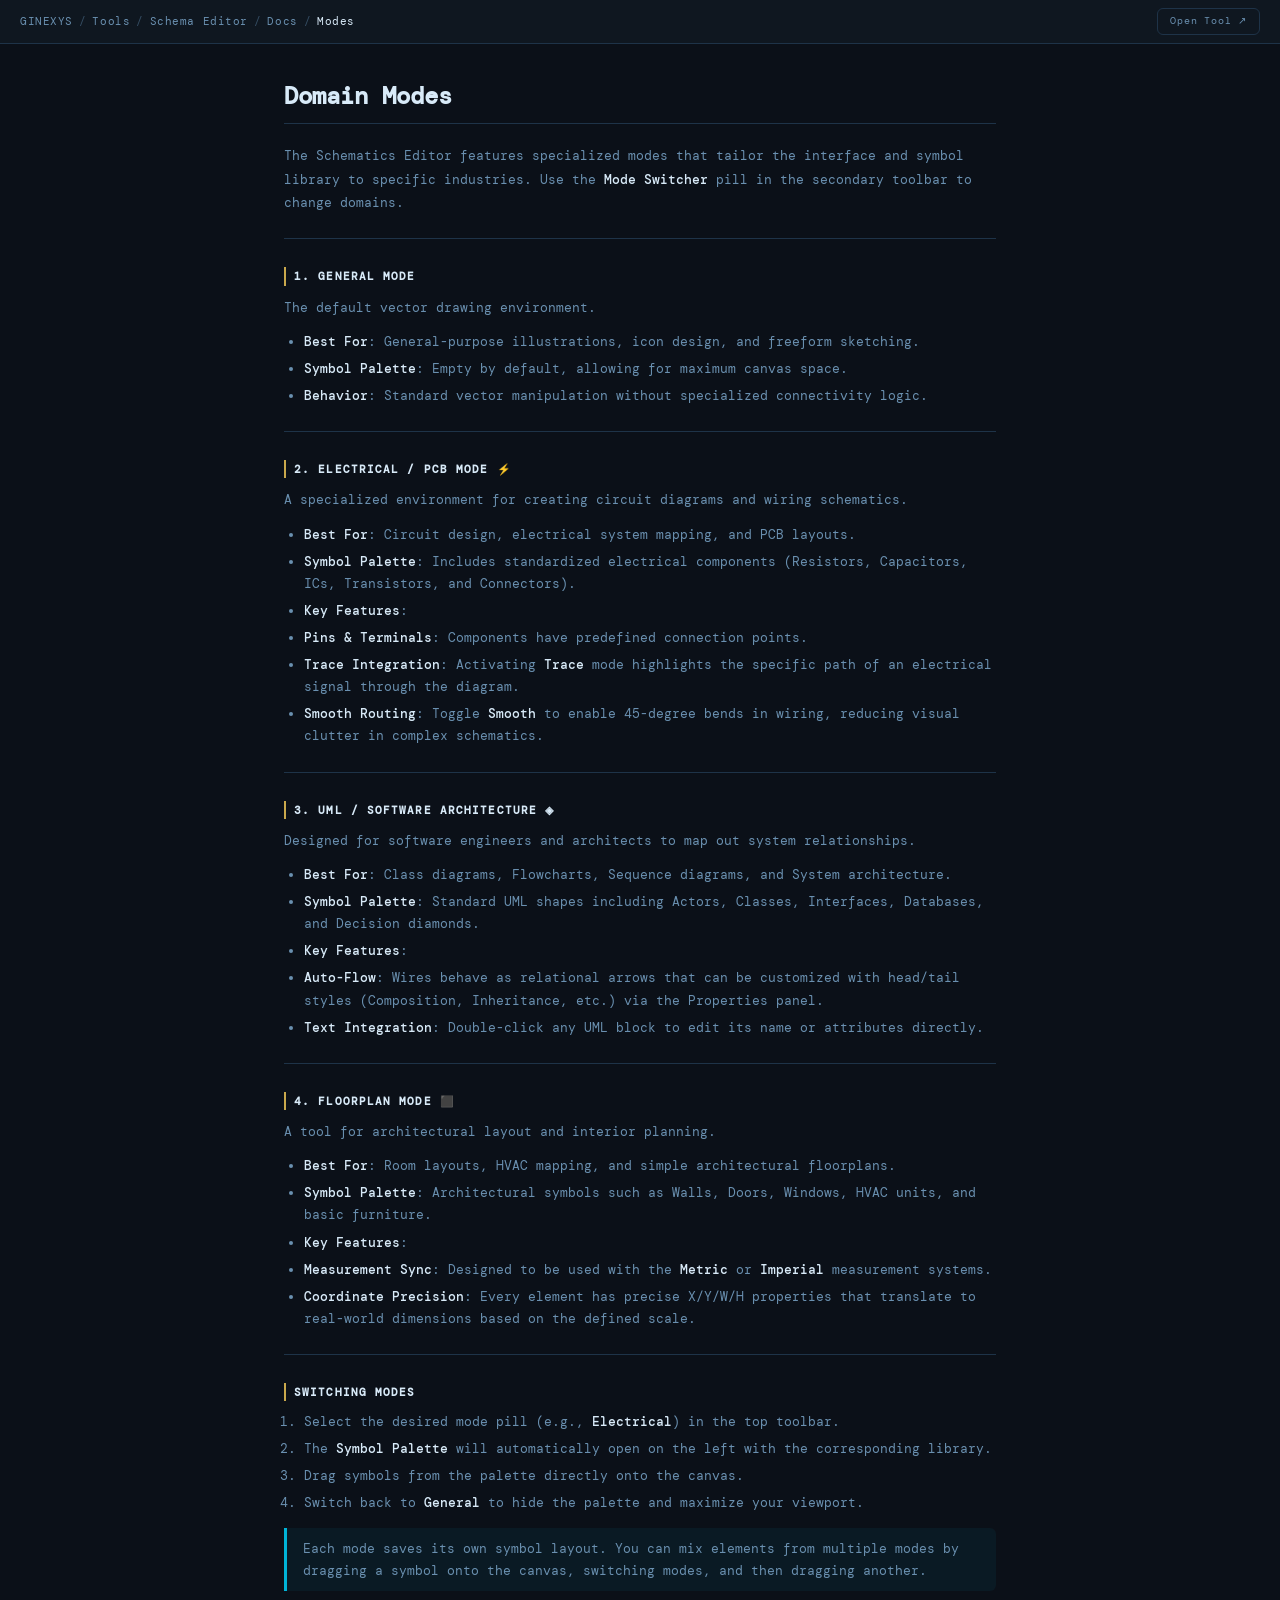
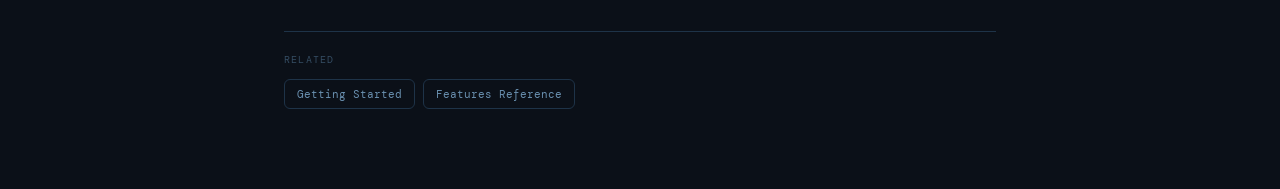
<file: docs/modes/index.html>
<!DOCTYPE html>
<html lang="en">
<head>
<meta charset="UTF-8">
<meta name="viewport" content="width=device-width, initial-scale=1.0">
<title>Schema Editor Modes — Electrical, UML, Floorplan & General | GINEXYS</title>
<meta name="description" content="Overview of all domain modes in GINEXYS Schema Editor: General vector drawing, Electrical/PCB with circuit symbols and BOM generation, UML for software architecture, and Floorplan for architectural layouts.">
<meta name="robots" content="index, follow">
<link rel="canonical" href="https://ginexys.com/tools/schema-editor/docs/modes/">
<meta property="og:type" content="article">
<meta property="og:title" content="Schema Editor Modes — Electrical, UML, Floorplan & General | GINEXYS">
<meta property="og:description" content="Overview of all domain modes in GINEXYS Schema Editor: General vector drawing, Electrical/PCB with circuit symbols and BOM generation, UML for software architecture, and Floorplan for architectural layouts.">
<meta property="og:url" content="https://ginexys.com/tools/schema-editor/docs/modes/">
<meta property="og:site_name" content="GINEXYS">
<script type="application/ld+json">
{
  "@context": "https://schema.org",
  "@graph": [
    {
      "@type": "TechArticle",
      "headline": "Schema Editor Modes — Electrical, UML, Floorplan & General",
      "description": "Overview of all domain modes in GINEXYS Schema Editor: General vector drawing, Electrical/PCB with circuit symbols and BOM generation, UML for software architecture, and Floorplan for architectural layouts.",
      "url": "https://ginexys.com/tools/schema-editor/docs/modes/",
      "isPartOf": {
        "@type": "WebApplication",
        "name": "Schema Editor",
        "url": "https://ginexys.com/tools/schema-editor/"
      },
      "publisher": {
        "@type": "Organization",
        "name": "GINEXYS",
        "url": "https://ginexys.com"
      },
      "dateModified": "2026-05-11"
    },
    {
      "@type": "BreadcrumbList",
      "itemListElement": [
        {
          "@type": "ListItem",
          "position": 1,
          "name": "GINEXYS",
          "item": "https://ginexys.com/"
        },
        {
          "@type": "ListItem",
          "position": 2,
          "name": "Tools",
          "item": "https://ginexys.com/tools/"
        },
        {
          "@type": "ListItem",
          "position": 3,
          "name": "Schema Editor",
          "item": "https://ginexys.com/tools/schema-editor/"
        },
        {
          "@type": "ListItem",
          "position": 4,
          "name": "Docs",
          "item": "https://ginexys.com/tools/schema-editor/docs/getting-started.html"
        },
        {
          "@type": "ListItem",
          "position": 5,
          "name": "Modes"
        }
      ]
    }
  ]
}
</script>
<link rel="preconnect" href="https://fonts.googleapis.com">
<link href="https://fonts.googleapis.com/css2?family=DM+Mono:wght@300;400;500&display=swap" rel="stylesheet">
<style>:root { --bg:#0b1018;--bg-r:#0f1720;--bg-o:#162030;--br:#1e3348;--br-s:#2a4a66;--ac:#c9a84c;--ac2:#00b4d8;--tx:#d8eaf8;--txs:#6a90b0;--txd:#354d63;--radius:6px; }
  *,*::before,*::after{box-sizing:border-box;margin:0;padding:0;}
  body{background:var(--bg);color:var(--tx);font-family:'DM Mono','Courier New',monospace;font-size:13px;line-height:1.65;}
  .gx-nav{height:44px;background:var(--bg-r);border-bottom:1px solid var(--br);display:flex;align-items:center;padding:0 20px;gap:0;position:sticky;top:0;z-index:10;}
  .gx-breadcrumb{list-style:none;display:flex;align-items:center;gap:0;flex:1;min-width:0;overflow:hidden;}
  .gx-breadcrumb li{display:flex;align-items:center;font-size:11px;letter-spacing:.05em;white-space:nowrap;color:var(--txd);}
  .gx-breadcrumb li+li::before{content:'/';margin:0 6px;color:var(--txd);}
  .gx-breadcrumb a{color:var(--txs);text-decoration:none;transition:color .15s;}
  .gx-breadcrumb a:hover{color:var(--ac);}
  .gx-breadcrumb li:last-child{color:var(--tx);overflow:hidden;text-overflow:ellipsis;}
  .gx-open-btn{font-size:10px;letter-spacing:.08em;color:var(--txs);text-decoration:none;border:1px solid var(--br);border-radius:var(--radius);padding:4px 12px;white-space:nowrap;transition:border-color .15s,color .15s;flex-shrink:0;}
  .gx-open-btn:hover{border-color:var(--ac);color:var(--ac);}
  .gx-docs-wrap{max-width:760px;margin:0 auto;padding:36px 24px 80px;}
  .gx-docs-content h1{font-size:24px;color:var(--tx);margin-bottom:20px;padding-bottom:12px;border-bottom:1px solid var(--br);line-height:1.3;}
  .gx-docs-content h2{font-size:11px;letter-spacing:.1em;text-transform:uppercase;color:var(--tx);margin:28px 0 10px;padding-left:8px;border-left:2px solid var(--ac);}
  .gx-docs-content h3{font-size:12px;color:var(--ac2);margin:18px 0 6px;}
  .gx-docs-content h4{font-size:12px;color:var(--txs);margin:14px 0 4px;font-style:italic;}
  .gx-docs-content p{color:var(--txs);margin-bottom:12px;line-height:1.8;}
  .gx-docs-content ul,.gx-docs-content ol{margin:8px 0 14px 20px;color:var(--txs);}
  .gx-docs-content li{margin-bottom:5px;line-height:1.7;}
  .gx-docs-content strong{color:var(--tx);font-weight:500;}
  .gx-docs-content em{color:var(--txs);font-style:italic;}
  .gx-docs-content code{background:var(--bg-o);padding:1px 5px;border:1px solid var(--br);font-size:11px;color:var(--ac2);border-radius:3px;}
  .gx-docs-content pre{background:var(--bg-o);border:1px solid var(--br);border-left:2px solid var(--ac);padding:14px 16px;margin:14px 0;overflow-x:auto;border-radius:var(--radius);}
  .gx-docs-content pre code{background:none;border:none;padding:0;color:var(--txs);font-size:11px;line-height:1.65;}
  .gx-docs-content blockquote{border-left:3px solid var(--ac);padding:10px 16px;background:rgba(201,168,76,.06);margin:14px 0;color:var(--txs);border-radius:0 var(--radius) var(--radius) 0;}
  .gx-docs-content blockquote.note{border-left-color:var(--ac2);background:rgba(0,180,216,.06);}
  .gx-docs-content hr{border:none;border-top:1px solid var(--br);margin:24px 0;}
  .gx-docs-content a{color:var(--ac2);text-decoration:none;}
  .gx-docs-content a:hover{text-decoration:underline;}
  .gx-docs-content img{width:100%;border-radius:var(--radius);margin:12px 0;display:block;}
  .gx-docs-content .table-wrap{overflow-x:auto;margin:14px 0;}
  .gx-docs-content table{width:100%;border-collapse:collapse;font-size:12px;}
  .gx-docs-content th{text-align:left;font-size:10px;letter-spacing:.08em;text-transform:uppercase;color:var(--txs);padding:8px 12px;border-bottom:1px solid var(--br);background:var(--bg-o);}
  .gx-docs-content td{padding:7px 12px;border-bottom:1px solid var(--br);color:var(--txs);vertical-align:top;}
  .gx-docs-related{margin-top:40px;padding-top:20px;border-top:1px solid var(--br);}
  .gx-docs-related-label{font-size:10px;letter-spacing:.12em;text-transform:uppercase;color:var(--txd);margin-bottom:10px;}
  .gx-link-row{display:flex;flex-wrap:wrap;gap:8px;}
  .gx-link-chip{font-size:11px;color:var(--txs);text-decoration:none;border:1px solid var(--br);border-radius:var(--radius);padding:5px 12px;transition:border-color .15s,color .15s;white-space:nowrap;}
  .gx-link-chip:hover{border-color:var(--ac2);color:var(--ac2);}</style>
</head>
<body>
<nav class="gx-nav" aria-label="Breadcrumb">
  <ol class="gx-breadcrumb"><li><a href="/">GINEXYS</a></li><li><a href="/tools/">Tools</a></li><li><a href="/tools/schema-editor/">Schema Editor</a></li><li><a href="/tools/schema-editor/docs/getting-started.html">Docs</a></li><li aria-current="page">Modes</li></ol>
  <a class="gx-open-btn" href="/tools/schema-editor/">Open Tool ↗</a>
</nav>
<div class="gx-docs-wrap">
  <article class="gx-docs-content"><h1 id="domain-modes">Domain Modes</h1>
<p>The Schematics Editor features specialized modes that tailor the interface and symbol library to specific industries. Use the <strong>Mode Switcher</strong> pill in the secondary toolbar to change domains.</p>
<hr>
<h2 id="1-general-mode">1. General Mode</h2>
<p>The default vector drawing environment.</p>
<ul><li><strong>Best For</strong>: General-purpose illustrations, icon design, and freeform sketching.</li>
<li><strong>Symbol Palette</strong>: Empty by default, allowing for maximum canvas space.</li>
<li><strong>Behavior</strong>: Standard vector manipulation without specialized connectivity logic.</li></ul>
<hr>
<h2 id="2-electrical-pcb-mode">2. Electrical / PCB Mode ⚡</h2>
<p>A specialized environment for creating circuit diagrams and wiring schematics.</p>
<ul><li><strong>Best For</strong>: Circuit design, electrical system mapping, and PCB layouts.</li>
<li><strong>Symbol Palette</strong>: Includes standardized electrical components (Resistors, Capacitors, ICs, Transistors, and Connectors).</li>
<li><strong>Key Features</strong>:</li>
<li><strong>Pins & Terminals</strong>: Components have predefined connection points.</li>
<li><strong>Trace Integration</strong>: Activating <strong>Trace</strong> mode highlights the specific path of an electrical signal through the diagram.</li>
<li><strong>Smooth Routing</strong>: Toggle <strong>Smooth</strong> to enable 45-degree bends in wiring, reducing visual clutter in complex schematics.</li></ul>
<hr>
<h2 id="3-uml-software-architecture">3. UML / Software Architecture ◈</h2>
<p>Designed for software engineers and architects to map out system relationships.</p>
<ul><li><strong>Best For</strong>: Class diagrams, Flowcharts, Sequence diagrams, and System architecture.</li>
<li><strong>Symbol Palette</strong>: Standard UML shapes including Actors, Classes, Interfaces, Databases, and Decision diamonds.</li>
<li><strong>Key Features</strong>:</li>
<li><strong>Auto-Flow</strong>: Wires behave as relational arrows that can be customized with head/tail styles (Composition, Inheritance, etc.) via the Properties panel.</li>
<li><strong>Text Integration</strong>: Double-click any UML block to edit its name or attributes directly.</li></ul>
<hr>
<h2 id="4-floorplan-mode">4. Floorplan Mode ⬛</h2>
<p>A tool for architectural layout and interior planning.</p>
<ul><li><strong>Best For</strong>: Room layouts, HVAC mapping, and simple architectural floorplans.</li>
<li><strong>Symbol Palette</strong>: Architectural symbols such as Walls, Doors, Windows, HVAC units, and basic furniture.</li>
<li><strong>Key Features</strong>:</li>
<li><strong>Measurement Sync</strong>: Designed to be used with the <strong>Metric</strong> or <strong>Imperial</strong> measurement systems.</li>
<li><strong>Coordinate Precision</strong>: Every element has precise X/Y/W/H properties that translate to real-world dimensions based on the defined scale.</li></ul>
<hr>
<h2 id="switching-modes">Switching Modes</h2>
<ol><li>Select the desired mode pill (e.g., <strong>Electrical</strong>) in the top toolbar.</li>
<li>The <strong>Symbol Palette</strong> will automatically open on the left with the corresponding library.</li>
<li>Drag symbols from the palette directly onto the canvas.</li>
<li>Switch back to <strong>General</strong> to hide the palette and maximize your viewport.</li></ol>
<blockquote class="note tip">Each mode saves its own symbol layout. You can mix elements from multiple modes by dragging a symbol onto the canvas, switching modes, and then dragging another.</blockquote></article>
  <aside class="gx-docs-related">
    <p class="gx-docs-related-label">Related</p>
    <div class="gx-link-row"><a class="gx-link-chip" href="/tools/schema-editor/docs/getting-started.html">Getting Started</a>
      <a class="gx-link-chip" href="/tools/schema-editor/docs/features/">Features Reference</a></div>
  </aside>
</div>
</body>
</html>
</file>
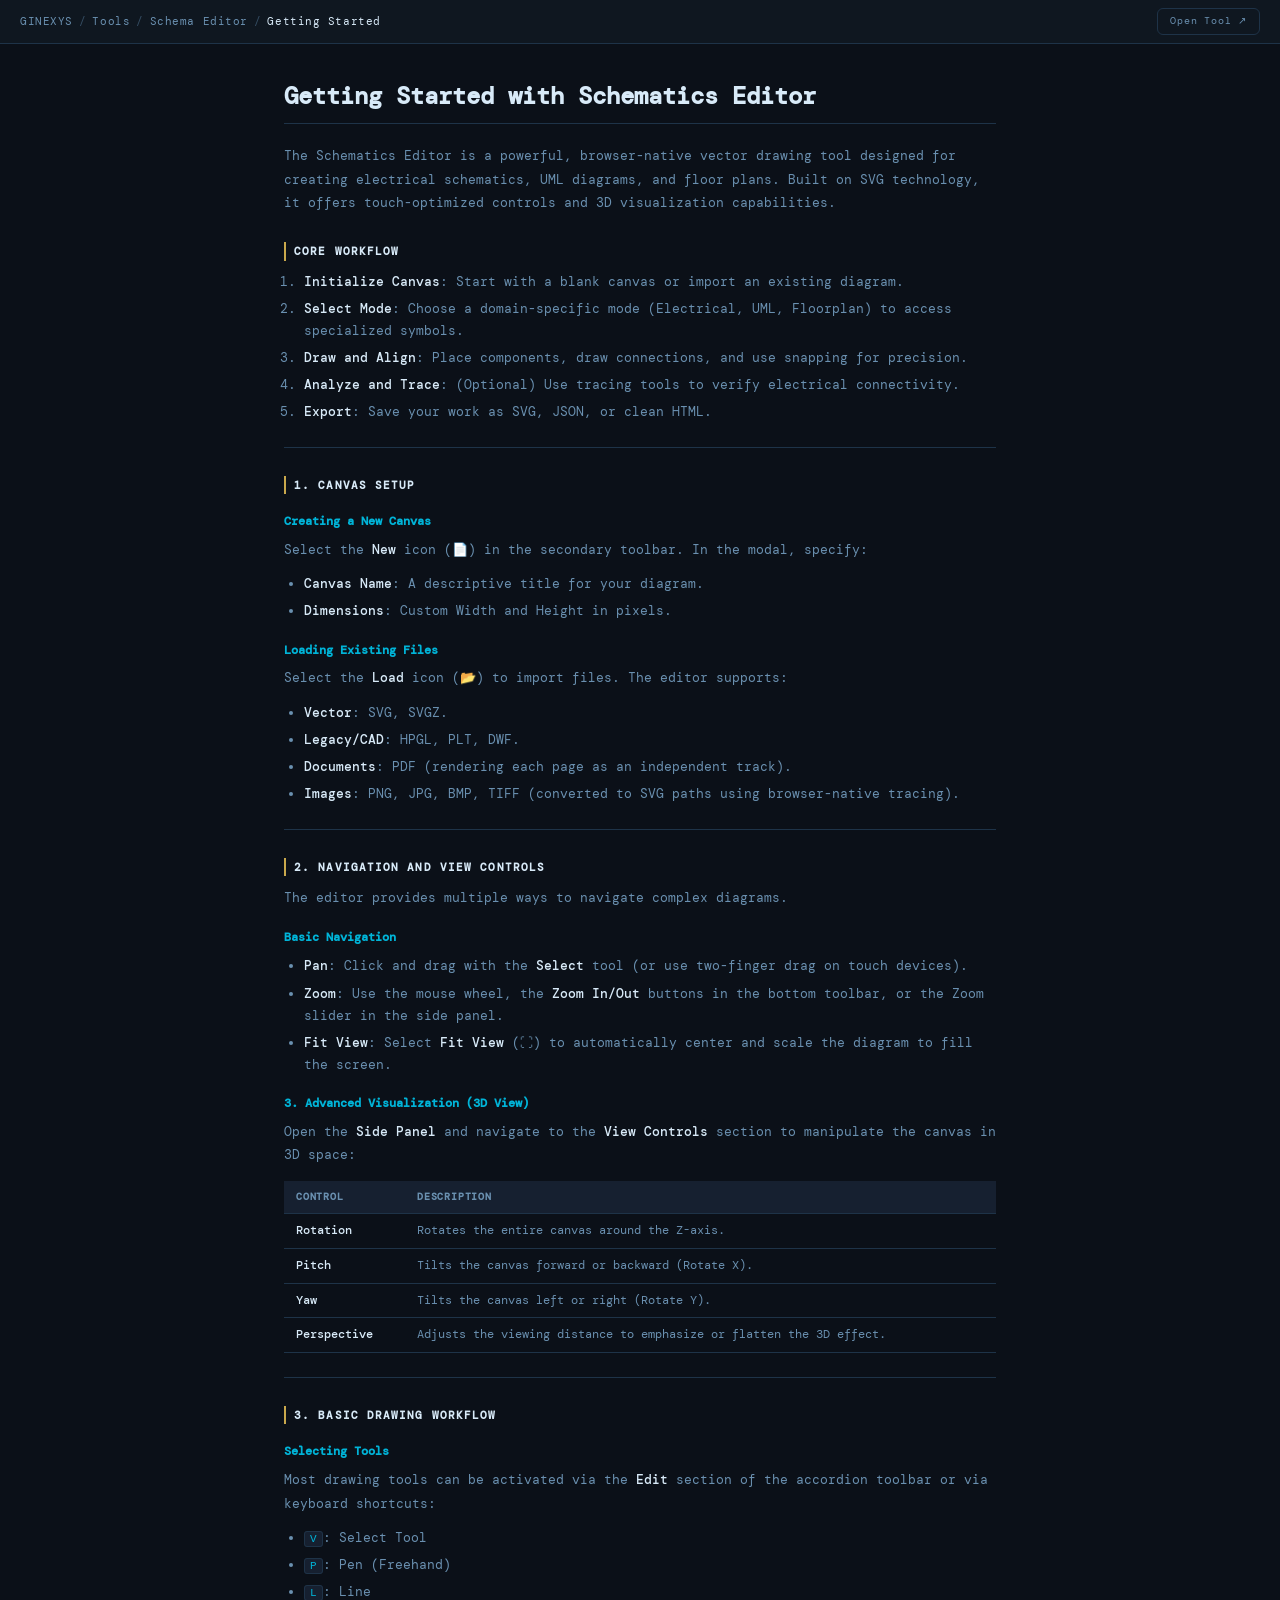
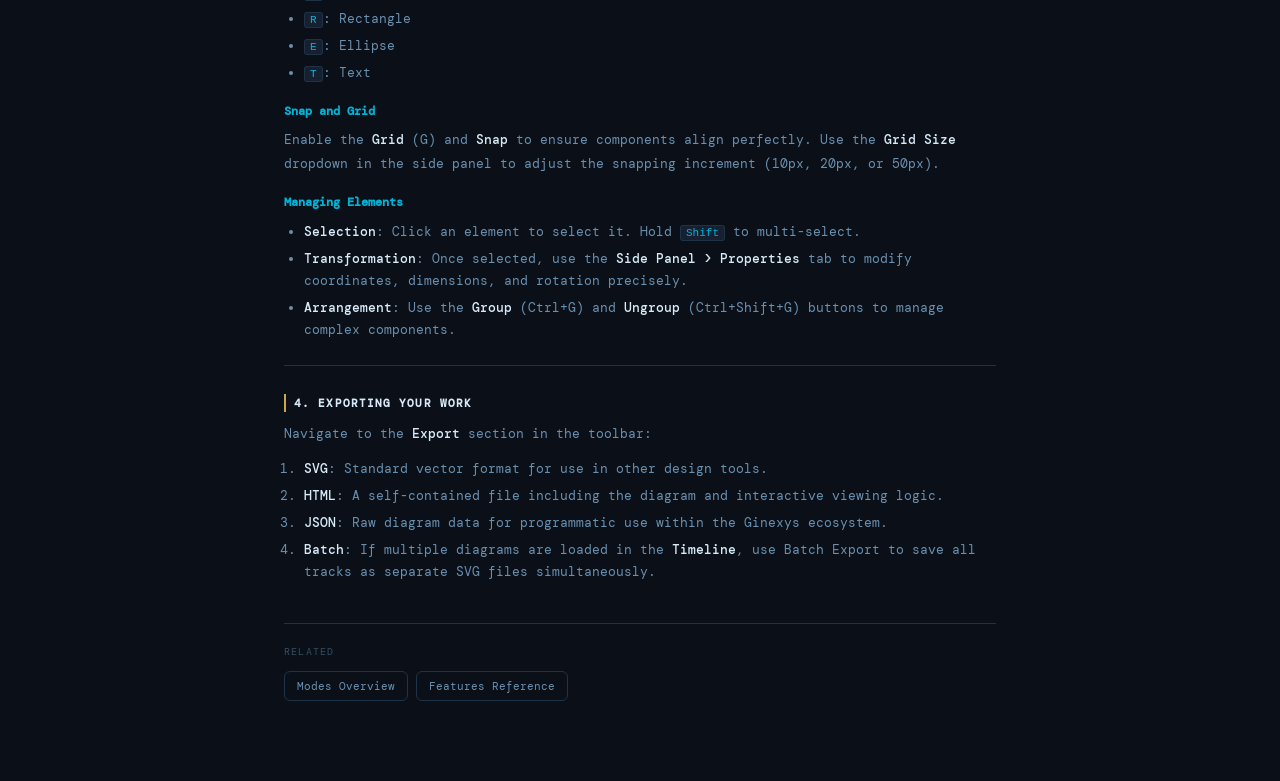
<file: docs/getting-started.html>
<!DOCTYPE html>
<html lang="en">
<head>
<meta charset="UTF-8">
<meta name="viewport" content="width=device-width, initial-scale=1.0">
<title>Getting Started — Schema Editor | GINEXYS</title>
<meta name="description" content="Getting started guide for GINEXYS Schema Editor. Initialize canvas, import SVG or CAD files, navigate with pan/zoom, use domain modes (Electrical, UML, Floorplan), and export diagrams.">
<meta name="robots" content="index, follow">
<link rel="canonical" href="https://ginexys.com/tools/schema-editor/docs/getting-started.html">
<meta property="og:type" content="article">
<meta property="og:title" content="Getting Started — Schema Editor | GINEXYS">
<meta property="og:description" content="Getting started guide for GINEXYS Schema Editor. Initialize canvas, import SVG or CAD files, navigate with pan/zoom, use domain modes (Electrical, UML, Floorplan), and export diagrams.">
<meta property="og:url" content="https://ginexys.com/tools/schema-editor/docs/getting-started.html">
<meta property="og:site_name" content="GINEXYS">
<script type="application/ld+json">
{
  "@context": "https://schema.org",
  "@graph": [
    {
      "@type": "TechArticle",
      "headline": "Getting Started — Schema Editor",
      "description": "Getting started guide for GINEXYS Schema Editor. Initialize canvas, import SVG or CAD files, navigate with pan/zoom, use domain modes (Electrical, UML, Floorplan), and export diagrams.",
      "url": "https://ginexys.com/tools/schema-editor/docs/getting-started.html",
      "isPartOf": {
        "@type": "WebApplication",
        "name": "Schema Editor",
        "url": "https://ginexys.com/tools/schema-editor/"
      },
      "publisher": {
        "@type": "Organization",
        "name": "GINEXYS",
        "url": "https://ginexys.com"
      },
      "dateModified": "2026-05-11"
    },
    {
      "@type": "BreadcrumbList",
      "itemListElement": [
        {
          "@type": "ListItem",
          "position": 1,
          "name": "GINEXYS",
          "item": "https://ginexys.com/"
        },
        {
          "@type": "ListItem",
          "position": 2,
          "name": "Tools",
          "item": "https://ginexys.com/tools/"
        },
        {
          "@type": "ListItem",
          "position": 3,
          "name": "Schema Editor",
          "item": "https://ginexys.com/tools/schema-editor/"
        },
        {
          "@type": "ListItem",
          "position": 4,
          "name": "Getting Started"
        }
      ]
    }
  ]
}
</script>
<link rel="preconnect" href="https://fonts.googleapis.com">
<link href="https://fonts.googleapis.com/css2?family=DM+Mono:wght@300;400;500&display=swap" rel="stylesheet">
<style>:root { --bg:#0b1018;--bg-r:#0f1720;--bg-o:#162030;--br:#1e3348;--br-s:#2a4a66;--ac:#c9a84c;--ac2:#00b4d8;--tx:#d8eaf8;--txs:#6a90b0;--txd:#354d63;--radius:6px; }
  *,*::before,*::after{box-sizing:border-box;margin:0;padding:0;}
  body{background:var(--bg);color:var(--tx);font-family:'DM Mono','Courier New',monospace;font-size:13px;line-height:1.65;}
  .gx-nav{height:44px;background:var(--bg-r);border-bottom:1px solid var(--br);display:flex;align-items:center;padding:0 20px;gap:0;position:sticky;top:0;z-index:10;}
  .gx-breadcrumb{list-style:none;display:flex;align-items:center;gap:0;flex:1;min-width:0;overflow:hidden;}
  .gx-breadcrumb li{display:flex;align-items:center;font-size:11px;letter-spacing:.05em;white-space:nowrap;color:var(--txd);}
  .gx-breadcrumb li+li::before{content:'/';margin:0 6px;color:var(--txd);}
  .gx-breadcrumb a{color:var(--txs);text-decoration:none;transition:color .15s;}
  .gx-breadcrumb a:hover{color:var(--ac);}
  .gx-breadcrumb li:last-child{color:var(--tx);overflow:hidden;text-overflow:ellipsis;}
  .gx-open-btn{font-size:10px;letter-spacing:.08em;color:var(--txs);text-decoration:none;border:1px solid var(--br);border-radius:var(--radius);padding:4px 12px;white-space:nowrap;transition:border-color .15s,color .15s;flex-shrink:0;}
  .gx-open-btn:hover{border-color:var(--ac);color:var(--ac);}
  .gx-docs-wrap{max-width:760px;margin:0 auto;padding:36px 24px 80px;}
  .gx-docs-content h1{font-size:24px;color:var(--tx);margin-bottom:20px;padding-bottom:12px;border-bottom:1px solid var(--br);line-height:1.3;}
  .gx-docs-content h2{font-size:11px;letter-spacing:.1em;text-transform:uppercase;color:var(--tx);margin:28px 0 10px;padding-left:8px;border-left:2px solid var(--ac);}
  .gx-docs-content h3{font-size:12px;color:var(--ac2);margin:18px 0 6px;}
  .gx-docs-content h4{font-size:12px;color:var(--txs);margin:14px 0 4px;font-style:italic;}
  .gx-docs-content p{color:var(--txs);margin-bottom:12px;line-height:1.8;}
  .gx-docs-content ul,.gx-docs-content ol{margin:8px 0 14px 20px;color:var(--txs);}
  .gx-docs-content li{margin-bottom:5px;line-height:1.7;}
  .gx-docs-content strong{color:var(--tx);font-weight:500;}
  .gx-docs-content em{color:var(--txs);font-style:italic;}
  .gx-docs-content code{background:var(--bg-o);padding:1px 5px;border:1px solid var(--br);font-size:11px;color:var(--ac2);border-radius:3px;}
  .gx-docs-content pre{background:var(--bg-o);border:1px solid var(--br);border-left:2px solid var(--ac);padding:14px 16px;margin:14px 0;overflow-x:auto;border-radius:var(--radius);}
  .gx-docs-content pre code{background:none;border:none;padding:0;color:var(--txs);font-size:11px;line-height:1.65;}
  .gx-docs-content blockquote{border-left:3px solid var(--ac);padding:10px 16px;background:rgba(201,168,76,.06);margin:14px 0;color:var(--txs);border-radius:0 var(--radius) var(--radius) 0;}
  .gx-docs-content blockquote.note{border-left-color:var(--ac2);background:rgba(0,180,216,.06);}
  .gx-docs-content hr{border:none;border-top:1px solid var(--br);margin:24px 0;}
  .gx-docs-content a{color:var(--ac2);text-decoration:none;}
  .gx-docs-content a:hover{text-decoration:underline;}
  .gx-docs-content img{width:100%;border-radius:var(--radius);margin:12px 0;display:block;}
  .gx-docs-content .table-wrap{overflow-x:auto;margin:14px 0;}
  .gx-docs-content table{width:100%;border-collapse:collapse;font-size:12px;}
  .gx-docs-content th{text-align:left;font-size:10px;letter-spacing:.08em;text-transform:uppercase;color:var(--txs);padding:8px 12px;border-bottom:1px solid var(--br);background:var(--bg-o);}
  .gx-docs-content td{padding:7px 12px;border-bottom:1px solid var(--br);color:var(--txs);vertical-align:top;}
  .gx-docs-related{margin-top:40px;padding-top:20px;border-top:1px solid var(--br);}
  .gx-docs-related-label{font-size:10px;letter-spacing:.12em;text-transform:uppercase;color:var(--txd);margin-bottom:10px;}
  .gx-link-row{display:flex;flex-wrap:wrap;gap:8px;}
  .gx-link-chip{font-size:11px;color:var(--txs);text-decoration:none;border:1px solid var(--br);border-radius:var(--radius);padding:5px 12px;transition:border-color .15s,color .15s;white-space:nowrap;}
  .gx-link-chip:hover{border-color:var(--ac2);color:var(--ac2);}</style>
</head>
<body>
<nav class="gx-nav" aria-label="Breadcrumb">
  <ol class="gx-breadcrumb"><li><a href="/">GINEXYS</a></li><li><a href="/tools/">Tools</a></li><li><a href="/tools/schema-editor/">Schema Editor</a></li><li aria-current="page">Getting Started</li></ol>
  <a class="gx-open-btn" href="/tools/schema-editor/">Open Tool ↗</a>
</nav>
<div class="gx-docs-wrap">
  <article class="gx-docs-content"><h1 id="getting-started-with-schematics-editor">Getting Started with Schematics Editor</h1>
<p>The Schematics Editor is a powerful, browser-native vector drawing tool designed for creating electrical schematics, UML diagrams, and floor plans. Built on SVG technology, it offers touch-optimized controls and 3D visualization capabilities.</p>
<h2 id="core-workflow">Core Workflow</h2>
<ol><li><strong>Initialize Canvas</strong>: Start with a blank canvas or import an existing diagram.</li>
<li><strong>Select Mode</strong>: Choose a domain-specific mode (Electrical, UML, Floorplan) to access specialized symbols.</li>
<li><strong>Draw and Align</strong>: Place components, draw connections, and use snapping for precision.</li>
<li><strong>Analyze and Trace</strong>: (Optional) Use tracing tools to verify electrical connectivity.</li>
<li><strong>Export</strong>: Save your work as SVG, JSON, or clean HTML.</li></ol>
<hr>
<h2 id="1-canvas-setup">1. Canvas Setup</h2>
<h3 id="creating-a-new-canvas">Creating a New Canvas</h3>
<p>Select the <strong>New</strong> icon (📄) in the secondary toolbar. In the modal, specify:</p>
<ul><li><strong>Canvas Name</strong>: A descriptive title for your diagram.</li>
<li><strong>Dimensions</strong>: Custom Width and Height in pixels.</li></ul>
<h3 id="loading-existing-files">Loading Existing Files</h3>
<p>Select the <strong>Load</strong> icon (📂) to import files. The editor supports:</p>
<ul><li><strong>Vector</strong>: SVG, SVGZ.</li>
<li><strong>Legacy/CAD</strong>: HPGL, PLT, DWF.</li>
<li><strong>Documents</strong>: PDF (rendering each page as an independent track).</li>
<li><strong>Images</strong>: PNG, JPG, BMP, TIFF (converted to SVG paths using browser-native tracing).</li></ul>
<hr>
<h2 id="2-navigation-and-view-controls">2. Navigation and View Controls</h2>
<p>The editor provides multiple ways to navigate complex diagrams.</p>
<h3 id="basic-navigation">Basic Navigation</h3>
<ul><li><strong>Pan</strong>: Click and drag with the <strong>Select</strong> tool (or use two-finger drag on touch devices).</li>
<li><strong>Zoom</strong>: Use the mouse wheel, the <strong>Zoom In/Out</strong> buttons in the bottom toolbar, or the Zoom slider in the side panel.</li>
<li><strong>Fit View</strong>: Select <strong>Fit View</strong> (⛶) to automatically center and scale the diagram to fill the screen.</li></ul>
<h3 id="3-advanced-visualization-3d-view">3. Advanced Visualization (3D View)</h3>
<p>Open the <strong>Side Panel</strong> and navigate to the <strong>View Controls</strong> section to manipulate the canvas in 3D space:</p>
<div class="table-wrap"><table><thead><tr><th>Control</th><th>Description</th></tr></thead><tbody><tr><td><strong>Rotation</strong></td><td>Rotates the entire canvas around the Z-axis.</td></tr><tr><td><strong>Pitch</strong></td><td>Tilts the canvas forward or backward (Rotate X).</td></tr><tr><td><strong>Yaw</strong></td><td>Tilts the canvas left or right (Rotate Y).</td></tr><tr><td><strong>Perspective</strong></td><td>Adjusts the viewing distance to emphasize or flatten the 3D effect.</td></tr></tbody></table></div>
<hr>
<h2 id="3-basic-drawing-workflow">3. Basic Drawing Workflow</h2>
<h3 id="selecting-tools">Selecting Tools</h3>
<p>Most drawing tools can be activated via the <strong>Edit</strong> section of the accordion toolbar or via keyboard shortcuts:</p>
<ul><li><code>V</code>: Select Tool</li>
<li><code>P</code>: Pen (Freehand)</li>
<li><code>L</code>: Line</li>
<li><code>R</code>: Rectangle</li>
<li><code>E</code>: Ellipse</li>
<li><code>T</code>: Text</li></ul>
<h3 id="snap-and-grid">Snap and Grid</h3>
<p>Enable the <strong>Grid</strong> (G) and <strong>Snap</strong> to ensure components align perfectly. Use the <strong>Grid Size</strong> dropdown in the side panel to adjust the snapping increment (10px, 20px, or 50px).</p>
<h3 id="managing-elements">Managing Elements</h3>
<ul><li><strong>Selection</strong>: Click an element to select it. Hold <code>Shift</code> to multi-select.</li>
<li><strong>Transformation</strong>: Once selected, use the <strong>Side Panel > Properties</strong> tab to modify coordinates, dimensions, and rotation precisely.</li>
<li><strong>Arrangement</strong>: Use the <strong>Group</strong> (Ctrl+G) and <strong>Ungroup</strong> (Ctrl+Shift+G) buttons to manage complex components.</li></ul>
<hr>
<h2 id="4-exporting-your-work">4. Exporting Your Work</h2>
<p>Navigate to the <strong>Export</strong> section in the toolbar:</p>
<ol><li><strong>SVG</strong>: Standard vector format for use in other design tools.</li>
<li><strong>HTML</strong>: A self-contained file including the diagram and interactive viewing logic.</li>
<li><strong>JSON</strong>: Raw diagram data for programmatic use within the Ginexys ecosystem.</li>
<li><strong>Batch</strong>: If multiple diagrams are loaded in the <strong>Timeline</strong>, use Batch Export to save all tracks as separate SVG files simultaneously.</li></ol></article>
  <aside class="gx-docs-related">
    <p class="gx-docs-related-label">Related</p>
    <div class="gx-link-row"><a class="gx-link-chip" href="/tools/schema-editor/docs/modes/">Modes Overview</a>
      <a class="gx-link-chip" href="/tools/schema-editor/docs/features/">Features Reference</a></div>
  </aside>
</div>
</body>
</html>
</file>
